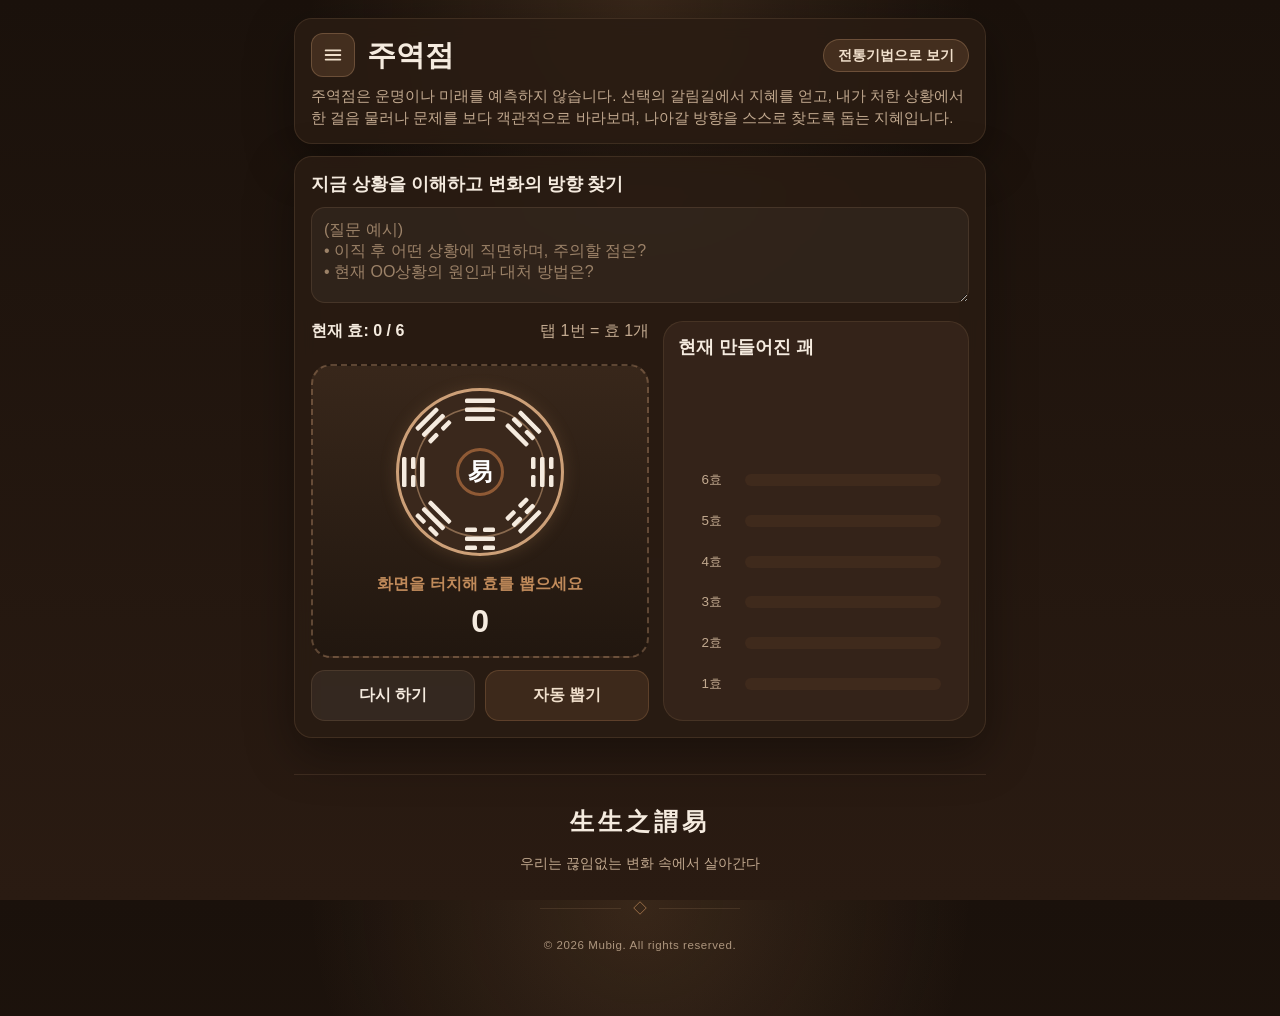
<file: index.html>
<!DOCTYPE html>
<html lang="ko" data-title-key="doc.title.index"><head>
  <meta charset="UTF-8">
  <meta name="viewport" content="width=device-width, initial-scale=1.0, viewport-fit=cover">
  <meta http-equiv="Content-Security-Policy" content="default-src 'self'; script-src 'self' https://www.googletagmanager.com; style-src 'self' 'unsafe-inline'; img-src 'self' data: https://www.googletagmanager.com https://*.google-analytics.com https://*.g.doubleclick.net; connect-src 'self' https://*.google-analytics.com https://*.analytics.google.com https://*.googletagmanager.com https://*.g.doubleclick.net; manifest-src 'self'; worker-src 'self'; object-src 'none'; base-uri 'self'; form-action 'self'">
  <meta name="referrer" content="strict-origin-when-cross-origin">
<!-- Google tag (gtag.js) -->
<script async src="https://www.googletagmanager.com/gtag/js?id=G-5CH5ZKEJT8"></script>
<script src="gtag-init.js"></script>
  <meta property="og:type" content="website">
  <meta property="og:title" content="주역점">
  <meta property="og:description" content="주역점으로 현재 상황과 변화의 방향을 살펴보세요.">
  <meta property="og:url" content="https://mubig864.github.io/story/">
  <meta property="og:image" content="https://mubig864.github.io/story/maskable-512.png">
  <meta name="twitter:card" content="summary">
  <meta name="theme-color" content="#1a110b">
  <meta name="description" content="주역점으로 현재 상황과 변화의 방향을 살펴보세요." data-i18n-content="doc.desc">
  <link rel="manifest" href="manifest.webmanifest">
  <link rel="icon" type="image/png" sizes="192x192" href="192.png">
  <link rel="apple-touch-icon" href="apple-touch-icon.png">
  <meta name="apple-mobile-web-app-capable" content="yes">
  <meta name="apple-mobile-web-app-status-bar-style" content="black-translucent">
  <script src="init.js"></script>
  <title>주역점 앱</title>
  <link rel="stylesheet" href="style.css">
</head>
<body>
  <aside id="pwaInstallBanner" aria-label="앱 설치" data-i18n-aria="pwa.aria" style="display:none; margin:12px auto; padding:12px 14px; max-width:900px; border:1px solid #8f5a35; border-radius:12px; background:#2b1d13; color:#f5ebdf;">
    <div style="display:flex; align-items:center; gap:12px; flex-wrap:wrap;">
      <div style="flex:1; min-width:180px;">
        <strong data-i18n="pwa.title">주역점 앱 설치</strong>
        <div id="pwaInstallMessage" data-i18n="pwa.msg.default" style="font-size:.9rem; margin-top:4px;">홈 화면에 추가하면 앱처럼 빠르게 열 수 있습니다.</div>
      </div>
      <button type="button" id="pwaInstallButton" data-i18n="pwa.install" style="padding:9px 13px; border:0; border-radius:8px; background:#cda078; color:#1a110b; font-weight:700;">설치하기</button>
      <button type="button" id="pwaInstallClose" aria-label="설치 안내 닫기" data-i18n-aria="pwa.closeAria" data-i18n="pwa.close" style="padding:8px 10px; border:1px solid #8f5a35; border-radius:8px; background:transparent; color:#f5ebdf;">닫기</button>
    </div>
  </aside>
  <div class="app">
    <section class="hero">
      <div class="header-top">
        <div class="header-left">
          <button type="button" class="menu-btn" id="menuBtn" aria-label="메뉴 열기" data-i18n-aria="menu.open">
            <svg viewBox="0 0 24 24" aria-hidden="true" focusable="false"><path d="M4 7h16M4 12h16M4 17h16"/></svg>
          </button>
          <h1 data-i18n="app.name">주역점</h1>
        </div>
        <a href="original.html" class="top-link" data-i18n="nav.toOriginal">전통기법으로 보기</a>
      </div>
      <p class="sub" data-i18n="app.sub">주역점은 운명이나 미래를 예측하지 않습니다. 선택의 갈림길에서 지혜를 얻고, 내가 처한 상황에서 한 걸음 물러나 문제를 보다 객관적으로 바라보며, 나아갈 방향을 스스로 찾도록 돕는 지혜입니다.</p>
    </section>

    <section class="card controls layout">
      <div>
        <h2 data-i18n="q.heading">지금 상황을 이해하고 변화의 방향 찾기</h2>
        <textarea id="question" data-i18n-placeholder="q.placeholder" placeholder="(질문 예시)&#10;• 이직 후 어떤 상황에 직면하며, 주의할 점은?&#10;• 현재 OO상황의 원인과 대처 방법은?"></textarea>
      </div>
      <div class="draw-layout">
        <div class="draw-panel">
          <div class="progress">
            <strong id="progressText">현재 효: 0 / 6</strong>
            <span class="muted" id="tapInfo">탭 1번 = 효 1개</span>
          </div>
          <div id="tapZone" class="tap-zone" role="button" tabindex="0" aria-label="효 뽑기 탭 영역" data-i18n-aria="tap.aria">
            <div class="tap-instruction">
              <svg class="bagua-graphic" viewBox="0 0 120 120" role="img" aria-label="팔괘 이미지" data-i18n-aria="bagua.aria" xmlns="http://www.w3.org/2000/svg" focusable="false">
                <circle cx="60" cy="60" r="55" fill="#3a281c" stroke="#cda078" stroke-width="2"></circle>
                <circle cx="60" cy="60" r="43" fill="none" stroke="#cda078" stroke-opacity=".55" stroke-width="1"></circle>
                <g fill="#f5ebdf">
                  <g transform="translate(60 17)"><rect x="-10" y="-6" width="20" height="3" rx="1"></rect><rect x="-10" y="0" width="20" height="3" rx="1"></rect><rect x="-10" y="6" width="20" height="3" rx="1"></rect></g>
                  <g transform="translate(90 30) rotate(45)"><rect x="-10" y="-6" width="20" height="3" rx="1"></rect><rect x="-10" y="0" width="8" height="3" rx="1"></rect><rect x="2" y="0" width="8" height="3" rx="1"></rect><rect x="-10" y="6" width="20" height="3" rx="1"></rect></g>
                  <g transform="translate(103 60) rotate(90)"><rect x="-10" y="-6" width="8" height="3" rx="1"></rect><rect x="2" y="-6" width="8" height="3" rx="1"></rect><rect x="-10" y="0" width="20" height="3" rx="1"></rect><rect x="-10" y="6" width="8" height="3" rx="1"></rect><rect x="2" y="6" width="8" height="3" rx="1"></rect></g>
                  <g transform="translate(90 90) rotate(135)"><rect x="-10" y="-6" width="20" height="3" rx="1"></rect><rect x="-10" y="0" width="8" height="3" rx="1"></rect><rect x="2" y="0" width="8" height="3" rx="1"></rect><rect x="-10" y="6" width="8" height="3" rx="1"></rect><rect x="2" y="6" width="8" height="3" rx="1"></rect></g>
                  <g transform="translate(60 103)"><rect x="-10" y="-6" width="8" height="3" rx="1"></rect><rect x="2" y="-6" width="8" height="3" rx="1"></rect><rect x="-10" y="0" width="20" height="3" rx="1"></rect><rect x="-10" y="6" width="8" height="3" rx="1"></rect><rect x="2" y="6" width="8" height="3" rx="1"></rect></g>
                  <g transform="translate(30 90) rotate(45)"><rect x="-10" y="-6" width="20" height="3" rx="1"></rect><rect x="-10" y="0" width="20" height="3" rx="1"></rect><rect x="-10" y="6" width="8" height="3" rx="1"></rect><rect x="2" y="6" width="8" height="3" rx="1"></rect></g>
                  <g transform="translate(17 60) rotate(90)"><rect x="-10" y="-6" width="20" height="3" rx="1"></rect><rect x="-10" y="0" width="8" height="3" rx="1"></rect><rect x="2" y="0" width="8" height="3" rx="1"></rect><rect x="-10" y="6" width="20" height="3" rx="1"></rect></g>
                  <g transform="translate(30 30) rotate(135)"><rect x="-10" y="-6" width="8" height="3" rx="1"></rect><rect x="2" y="-6" width="8" height="3" rx="1"></rect><rect x="-10" y="0" width="20" height="3" rx="1"></rect><rect x="-10" y="6" width="20" height="3" rx="1"></rect></g>
                </g>
                <circle cx="60" cy="60" r="15" fill="#3a281c" stroke="#8f5a35" stroke-width="2"></circle>
                <text x="60" y="65" text-anchor="middle" fill="#ffffff" font-family="serif" font-size="16" font-weight="700">易</text>
              </svg>
              <div data-i18n="tap.hint">화면을 터치해 효를 뽑으세요</div>
              <div class="tap-count" id="tapCount">0</div>
            </div>
          </div>
          <div id="livePreview" class="section-block" style="display:none;">
            <h3 data-i18n="live.heading">내가 뽑은 효</h3>
            <div id="liveLinePreview" class="iching-line" style="min-height:28px;"></div>
            <p id="liveLineText" class="sub" style="margin-top:8px;"></p>
          </div>
          <div class="btn-row">
            <button class="ghost" id="resetBtn" data-i18n="btn.reset">다시 하기</button>
            <button class="secondary" id="autoBtn" data-i18n="btn.auto">자동 뽑기</button>
          </div>
        </div>

        <div class="stack-panel">
          <h2 data-i18n="stack.heading">현재 만들어진 괘</h2>
          <div id="hexagramStack" class="hexagram-stack"></div>
        </div>
      </div>
    </section>

    <section class="card hidden" id="resultCard" style="margin-top:14px;">
      <div class="result-title">
        <p class="saved-banner hidden" id="savedBanner"></p>
        <span class="badge" id="resultBadge"></span>
        <h2 id="hexagramName"></h2>
        <p class="trigram-note" id="trigramNote"></p>
        <p class="keyword" id="hexagramKeyword"></p>
        <p class="sub" id="resultIntro"></p>
      </div>

      <p class="term-note" data-i18n-html="result.termNote">
        <b>본괘</b>는 지금의 모습, <b>지괘</b>는 변화 후의 모습입니다.
        <b>바뀌는 효</b>는 붉게 표시된 자리이며, 아래에서부터 1효·2효…로 셉니다.
      </p>
      <div class="hex-compare" id="hexCompare"></div>

      <p class="lang-note hidden" id="langNote" data-i18n="result.langNote"></p>
      <div class="result-stack">
        <div class="section-block">
          <h3 data-i18n="result.core">핵심 해석</h3>
          <p id="coreReading"></p>
        </div>
        <div class="section-block">
          <h3 data-i18n="result.example">이런 경우라면</h3>
          <p id="exampleQuestion" class="question-echo"></p>
          <p id="exampleText"></p>
        </div>
        <div class="section-block">
          <h3 data-i18n="result.situation">지금 상황에서의 의미</h3>
          <p id="situationMeaning"></p>
        </div>
        <div class="section-block">
          <h3 data-i18n="result.change">변화의 방향</h3>
          <div id="changeText" class="change-text"></div>
        </div>
        <div class="section-block">
          <h3 data-i18n="result.todo">지금 해볼 일</h3>
          <ul id="actionList"></ul>
          <details class="more">
            <summary data-i18n="result.moreTips">생활 속 적용 팁 더 보기</summary>
            <ul id="practicalList"></ul>
          </details>
        </div>
      </div>
      <div class="result-actions">
        <button type="button" class="secondary" id="saveBtn" data-i18n="result.save">보관함에 저장</button>
      </div>
      <p class="disclaimer" data-i18n="result.disclaimer">이 풀이는 미래를 맞히는 예언이 아니라, 지금의 상황과 마음가짐을 정리해 보는 참고 자료입니다. 중요한 결정은 사실과 조언을 함께 확인하세요.</p>
    </section>

<footer class="author-footer">
  <p class="footer-motto">生生之謂易</p>

  <p class="footer-description" data-i18n="footer.desc">
    우리는 끊임없는 변화 속에서 살아간다
  </p>

  <div class="footer-divider" aria-hidden="true">
    <span>◇</span>
  </div>

  <p class="footer-copyright">
    © 2026 Mubig. All rights reserved.
  </p>
</footer>

  </div>

  <script src="hexagrams.js"></script>
  <script src="hexagrams_en.js"></script>
  <script src="i18n.js"></script>
  <script src="store.js"></script>
  <script src="core.js"></script>
  <script src="menu.js"></script>
  <script src="index.js"></script>
  <script src="pwa-install.js"></script>
</body></html>
</file>
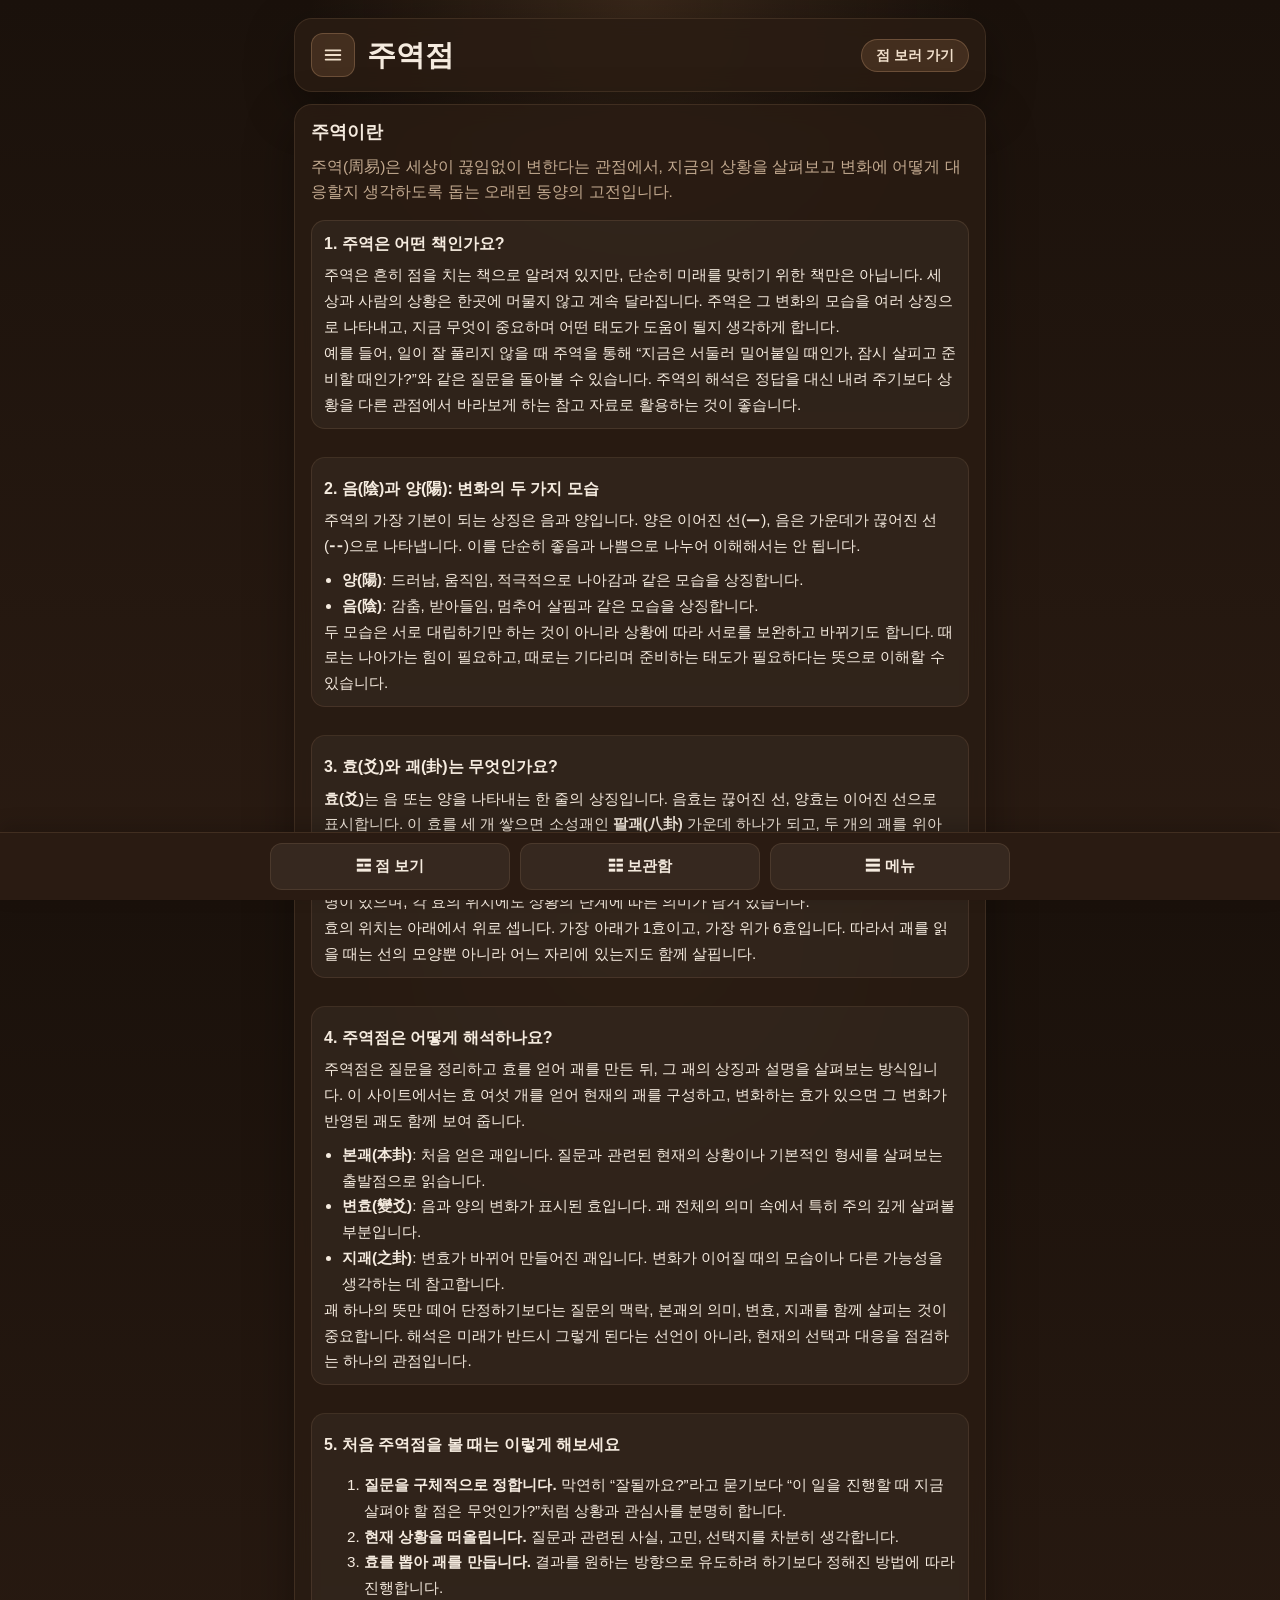
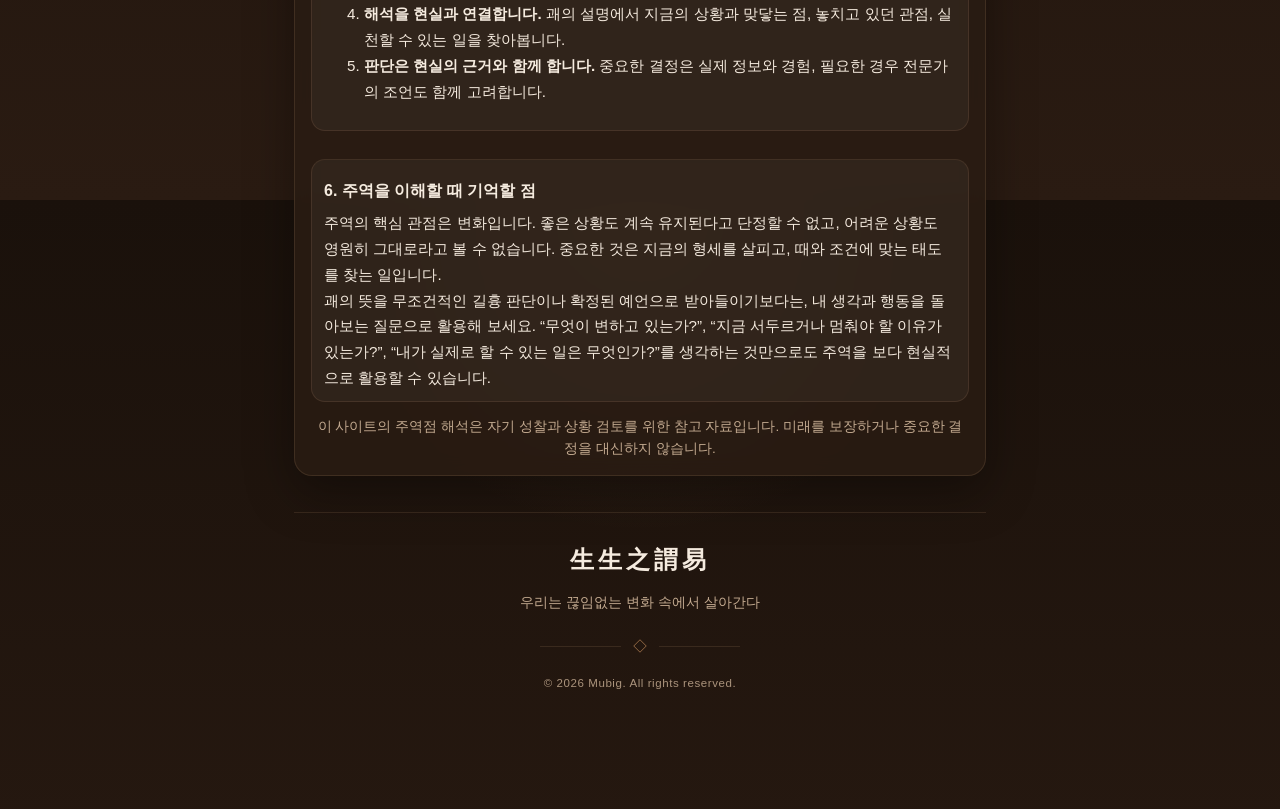
<file: about.html>
<!DOCTYPE html>
<html lang="ko" data-title-key="doc.title.about">
<head>
  <meta charset="UTF-8">
  <meta name="viewport" content="width=device-width, initial-scale=1.0, viewport-fit=cover">
  <meta http-equiv="Content-Security-Policy" content="default-src 'self'; script-src 'self' https://www.googletagmanager.com; style-src 'self' 'unsafe-inline'; img-src 'self' data: https://www.googletagmanager.com https://*.google-analytics.com https://*.g.doubleclick.net; connect-src 'self' https://*.google-analytics.com https://*.analytics.google.com https://*.googletagmanager.com https://*.g.doubleclick.net; manifest-src 'self'; worker-src 'self'; object-src 'none'; base-uri 'self'; form-action 'self'">
  <meta name="referrer" content="strict-origin-when-cross-origin">
<!-- Google tag (gtag.js) -->
<script async src="https://www.googletagmanager.com/gtag/js?id=G-5CH5ZKEJT8"></script>
<script src="gtag-init.js"></script>
  <meta name="theme-color" content="#1a110b">
  <meta name="description" content="주역의 기본 개념과 64괘의 구조를 소개합니다.">
  <link rel="icon" type="image/png" sizes="192x192" href="192.png">
  <link rel="apple-touch-icon" href="apple-touch-icon.png">
  <link rel="manifest" href="manifest.webmanifest">
  <script src="init.js"></script>
  <title>주역이란 - 주역점</title>
  <link rel="stylesheet" href="style.css">
  <style>
    /* 번호별 본문 영역 사이에 여백을 주어 구분과 가독성을 높입니다. */
    #pageContent .section-block + .section-block {
      margin-top: 1.75rem;
      padding-top: 1.25rem;
      border-top: 1px solid rgba(139, 112, 77, 0.18);
    }
  </style>
</head>
<body>
  <div class="app">
    <section class="hero">
      <div class="header-top">
        <div class="header-left">
          <button type="button" class="menu-btn" id="menuBtn" aria-label="메뉴 열기" data-i18n-aria="menu.open">
            <svg viewBox="0 0 24 24" aria-hidden="true" focusable="false"><path d="M4 7h16M4 12h16M4 17h16"/></svg>
          </button>
          <h1 data-i18n="app.name">주역점</h1>
        </div>
        <a href="index.html" class="top-link" data-i18n="nav.toDraw">점 보러 가기</a>
      </div>
    </section>

    <section class="card" id="pageContent">
      <h2 data-i18n="page.about.title">주역이란</h2>
      <p class="sub" data-i18n-html="about.01">주역(周易)은 세상이 끊임없이 변한다는 관점에서, 지금의 상황을 살펴보고 변화에 어떻게 대응할지 생각하도록 돕는 오래된 동양의 고전입니다.</p>

      <div class="section-block">
        <h3 data-i18n-html="about.02">1. 주역은 어떤 책인가요?</h3>
        <p data-i18n-html="about.03">주역은 흔히 점을 치는 책으로 알려져 있지만, 단순히 미래를 맞히기 위한 책만은 아닙니다. 세상과 사람의 상황은 한곳에 머물지 않고 계속 달라집니다. 주역은 그 변화의 모습을 여러 상징으로 나타내고, 지금 무엇이 중요하며 어떤 태도가 도움이 될지 생각하게 합니다.</p>
        <p data-i18n-html="about.04">예를 들어, 일이 잘 풀리지 않을 때 주역을 통해 “지금은 서둘러 밀어붙일 때인가, 잠시 살피고 준비할 때인가?”와 같은 질문을 돌아볼 수 있습니다. 주역의 해석은 정답을 대신 내려 주기보다 상황을 다른 관점에서 바라보게 하는 참고 자료로 활용하는 것이 좋습니다.</p>
      </div>

      <div class="section-block">
        <h3 data-i18n-html="about.05">2. 음(陰)과 양(陽): 변화의 두 가지 모습</h3>
        <p data-i18n-html="about.06">주역의 가장 기본이 되는 상징은 음과 양입니다. 양은 이어진 선(⚊), 음은 가운데가 끊어진 선(⚋)으로 나타냅니다. 이를 단순히 좋음과 나쁨으로 나누어 이해해서는 안 됩니다.</p>
        <ul>
          <li data-i18n-html="about.07"><strong>양(陽)</strong>: 드러남, 움직임, 적극적으로 나아감과 같은 모습을 상징합니다.</li>
          <li data-i18n-html="about.08"><strong>음(陰)</strong>: 감춤, 받아들임, 멈추어 살핌과 같은 모습을 상징합니다.</li>
        </ul>
        <p data-i18n-html="about.09">두 모습은 서로 대립하기만 하는 것이 아니라 상황에 따라 서로를 보완하고 바뀌기도 합니다. 때로는 나아가는 힘이 필요하고, 때로는 기다리며 준비하는 태도가 필요하다는 뜻으로 이해할 수 있습니다.</p>
      </div>

      <div class="section-block">
        <h3 data-i18n-html="about.10">3. 효(爻)와 괘(卦)는 무엇인가요?</h3>
        <p data-i18n-html="about.11"><strong>효(爻)</strong>는 음 또는 양을 나타내는 한 줄의 상징입니다. 음효는 끊어진 선, 양효는 이어진 선으로 표시합니다. 이 효를 세 개 쌓으면 소성괘인 <strong>팔괘(八卦)</strong> 가운데 하나가 되고, 두 개의 괘를 위아래로 겹쳐 여섯 효를 만들면 <strong>육십사괘(六十四卦)</strong> 가운데 하나가 됩니다.</p>
        <p data-i18n-html="about.12">육십사괘는 서로 다른 상황과 변화의 모습을 나타내는 64개의 상징입니다. 각 괘에는 이름과 설명이 있으며, 각 효의 위치에도 상황의 단계에 따른 의미가 담겨 있습니다.</p>
        <p data-i18n-html="about.13">효의 위치는 아래에서 위로 셉니다. 가장 아래가 1효이고, 가장 위가 6효입니다. 따라서 괘를 읽을 때는 선의 모양뿐 아니라 어느 자리에 있는지도 함께 살핍니다.</p>
      </div>

      <div class="section-block">
        <h3 data-i18n-html="about.14">4. 주역점은 어떻게 해석하나요?</h3>
        <p data-i18n-html="about.15">주역점은 질문을 정리하고 효를 얻어 괘를 만든 뒤, 그 괘의 상징과 설명을 살펴보는 방식입니다. 이 사이트에서는 효 여섯 개를 얻어 현재의 괘를 구성하고, 변화하는 효가 있으면 그 변화가 반영된 괘도 함께 보여 줍니다.</p>
        <ul>
          <li data-i18n-html="about.16"><strong>본괘(本卦)</strong>: 처음 얻은 괘입니다. 질문과 관련된 현재의 상황이나 기본적인 형세를 살펴보는 출발점으로 읽습니다.</li>
          <li data-i18n-html="about.17"><strong>변효(變爻)</strong>: 음과 양의 변화가 표시된 효입니다. 괘 전체의 의미 속에서 특히 주의 깊게 살펴볼 부분입니다.</li>
          <li data-i18n-html="about.18"><strong>지괘(之卦)</strong>: 변효가 바뀌어 만들어진 괘입니다. 변화가 이어질 때의 모습이나 다른 가능성을 생각하는 데 참고합니다.</li>
        </ul>
        <p data-i18n-html="about.19">괘 하나의 뜻만 떼어 단정하기보다는 질문의 맥락, 본괘의 의미, 변효, 지괘를 함께 살피는 것이 중요합니다. 해석은 미래가 반드시 그렇게 된다는 선언이 아니라, 현재의 선택과 대응을 점검하는 하나의 관점입니다.</p>
      </div>

      <div class="section-block">
        <h3 data-i18n-html="about.20">5. 처음 주역점을 볼 때는 이렇게 해보세요</h3>
        <ol>
          <li data-i18n-html="about.21"><strong>질문을 구체적으로 정합니다.</strong> 막연히 “잘될까요?”라고 묻기보다 “이 일을 진행할 때 지금 살펴야 할 점은 무엇인가?”처럼 상황과 관심사를 분명히 합니다.</li>
          <li data-i18n-html="about.22"><strong>현재 상황을 떠올립니다.</strong> 질문과 관련된 사실, 고민, 선택지를 차분히 생각합니다.</li>
          <li data-i18n-html="about.23"><strong>효를 뽑아 괘를 만듭니다.</strong> 결과를 원하는 방향으로 유도하려 하기보다 정해진 방법에 따라 진행합니다.</li>
          <li data-i18n-html="about.24"><strong>해석을 현실과 연결합니다.</strong> 괘의 설명에서 지금의 상황과 맞닿는 점, 놓치고 있던 관점, 실천할 수 있는 일을 찾아봅니다.</li>
          <li data-i18n-html="about.25"><strong>판단은 현실의 근거와 함께 합니다.</strong> 중요한 결정은 실제 정보와 경험, 필요한 경우 전문가의 조언도 함께 고려합니다.</li>
        </ol>
      </div>

      <div class="section-block">
        <h3 data-i18n-html="about.26">6. 주역을 이해할 때 기억할 점</h3>
        <p data-i18n-html="about.27">주역의 핵심 관점은 변화입니다. 좋은 상황도 계속 유지된다고 단정할 수 없고, 어려운 상황도 영원히 그대로라고 볼 수 없습니다. 중요한 것은 지금의 형세를 살피고, 때와 조건에 맞는 태도를 찾는 일입니다.</p>
        <p data-i18n-html="about.28">괘의 뜻을 무조건적인 길흉 판단이나 확정된 예언으로 받아들이기보다는, 내 생각과 행동을 돌아보는 질문으로 활용해 보세요. “무엇이 변하고 있는가?”, “지금 서두르거나 멈춰야 할 이유가 있는가?”, “내가 실제로 할 수 있는 일은 무엇인가?”를 생각하는 것만으로도 주역을 보다 현실적으로 활용할 수 있습니다.</p>
      </div>

      <p class="disclaimer" data-i18n-html="about.29">이 사이트의 주역점 해석은 자기 성찰과 상황 검토를 위한 참고 자료입니다. 미래를 보장하거나 중요한 결정을 대신하지 않습니다.</p>
    </section>

    <footer class="author-footer">
  <p class="footer-motto">生生之謂易</p>

  <p class="footer-description" data-i18n="footer.desc">
    우리는 끊임없는 변화 속에서 살아간다
  </p>

  <div class="footer-divider" aria-hidden="true">
    <span>◇</span>
  </div>

  <p class="footer-copyright">
    © 2026 Mubig. All rights reserved.
  </p>
</footer>
  </div>

  <script src="hexagrams.js"></script>
  <script src="hexagrams_en.js"></script>
  <script src="i18n.js"></script>
  <script src="store.js"></script>
  <script src="core.js"></script>
  <script src="menu.js"></script>
</body>
</html>
</file>
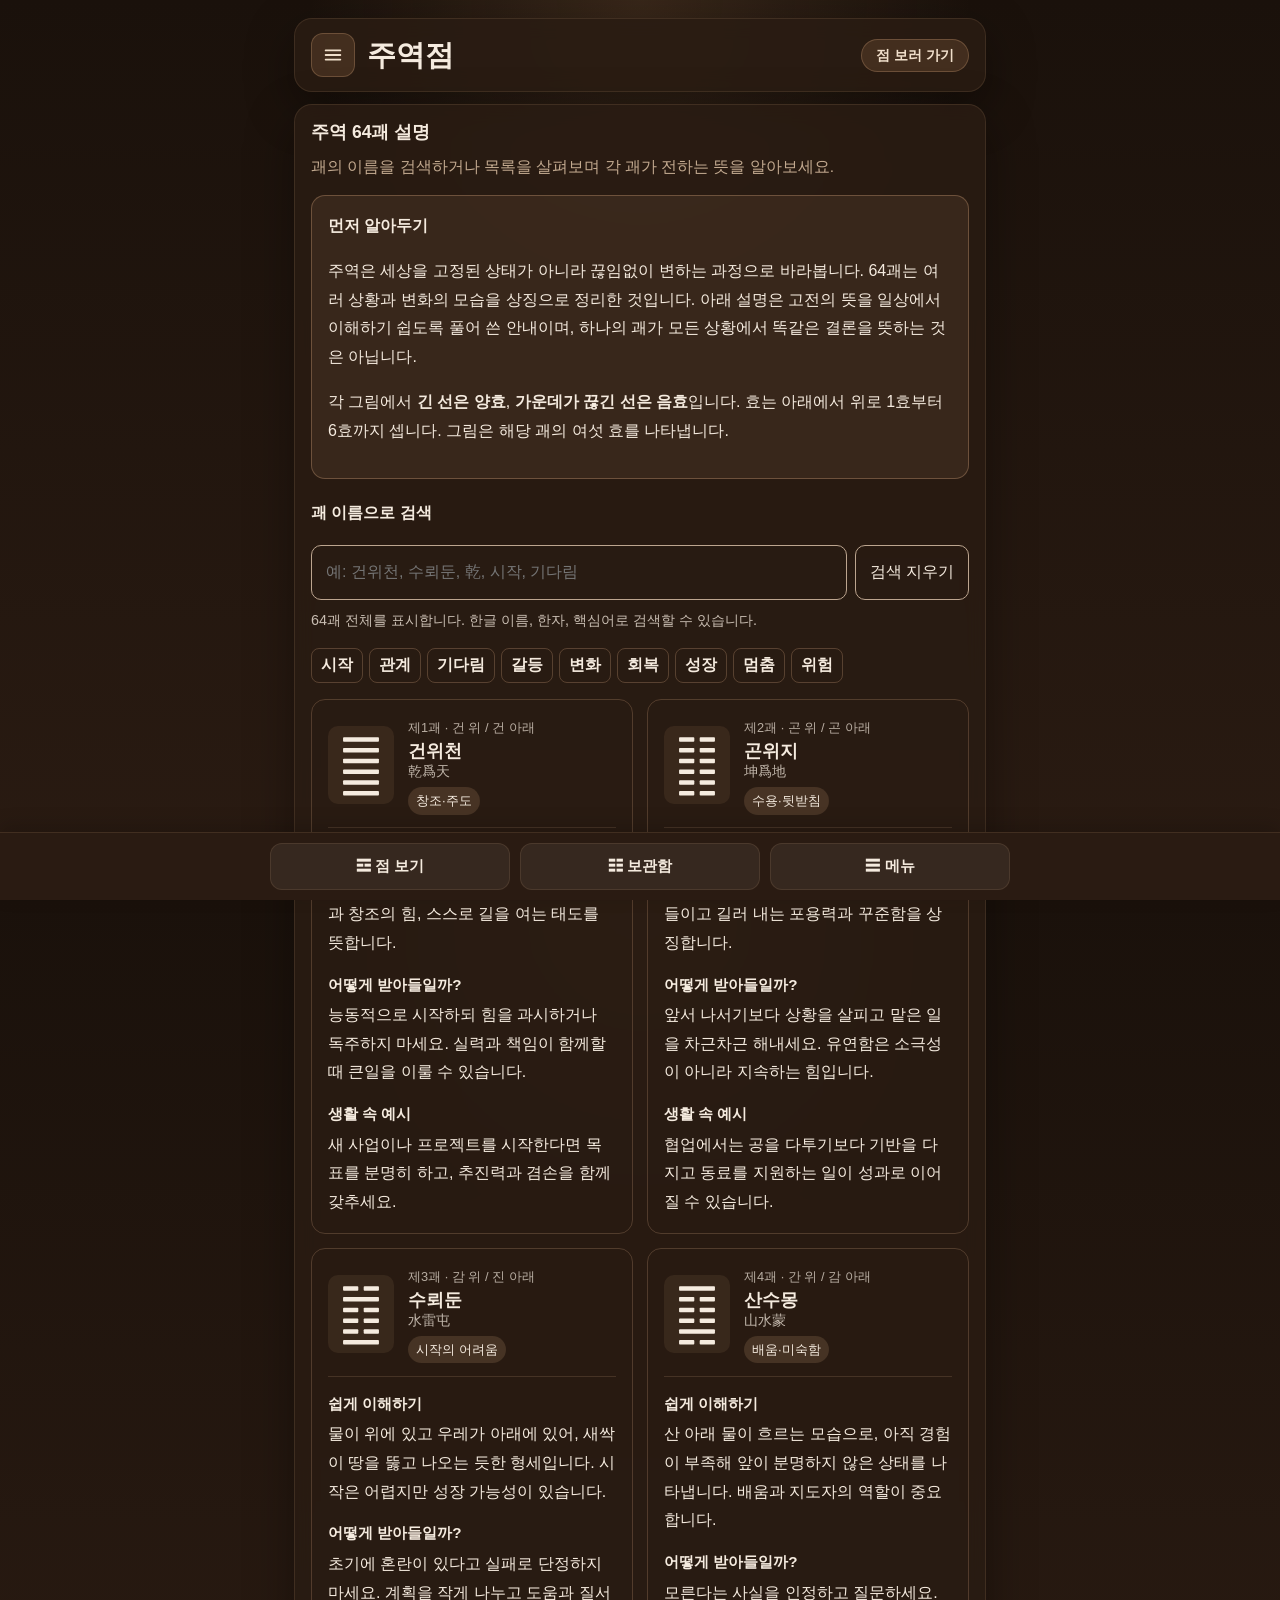
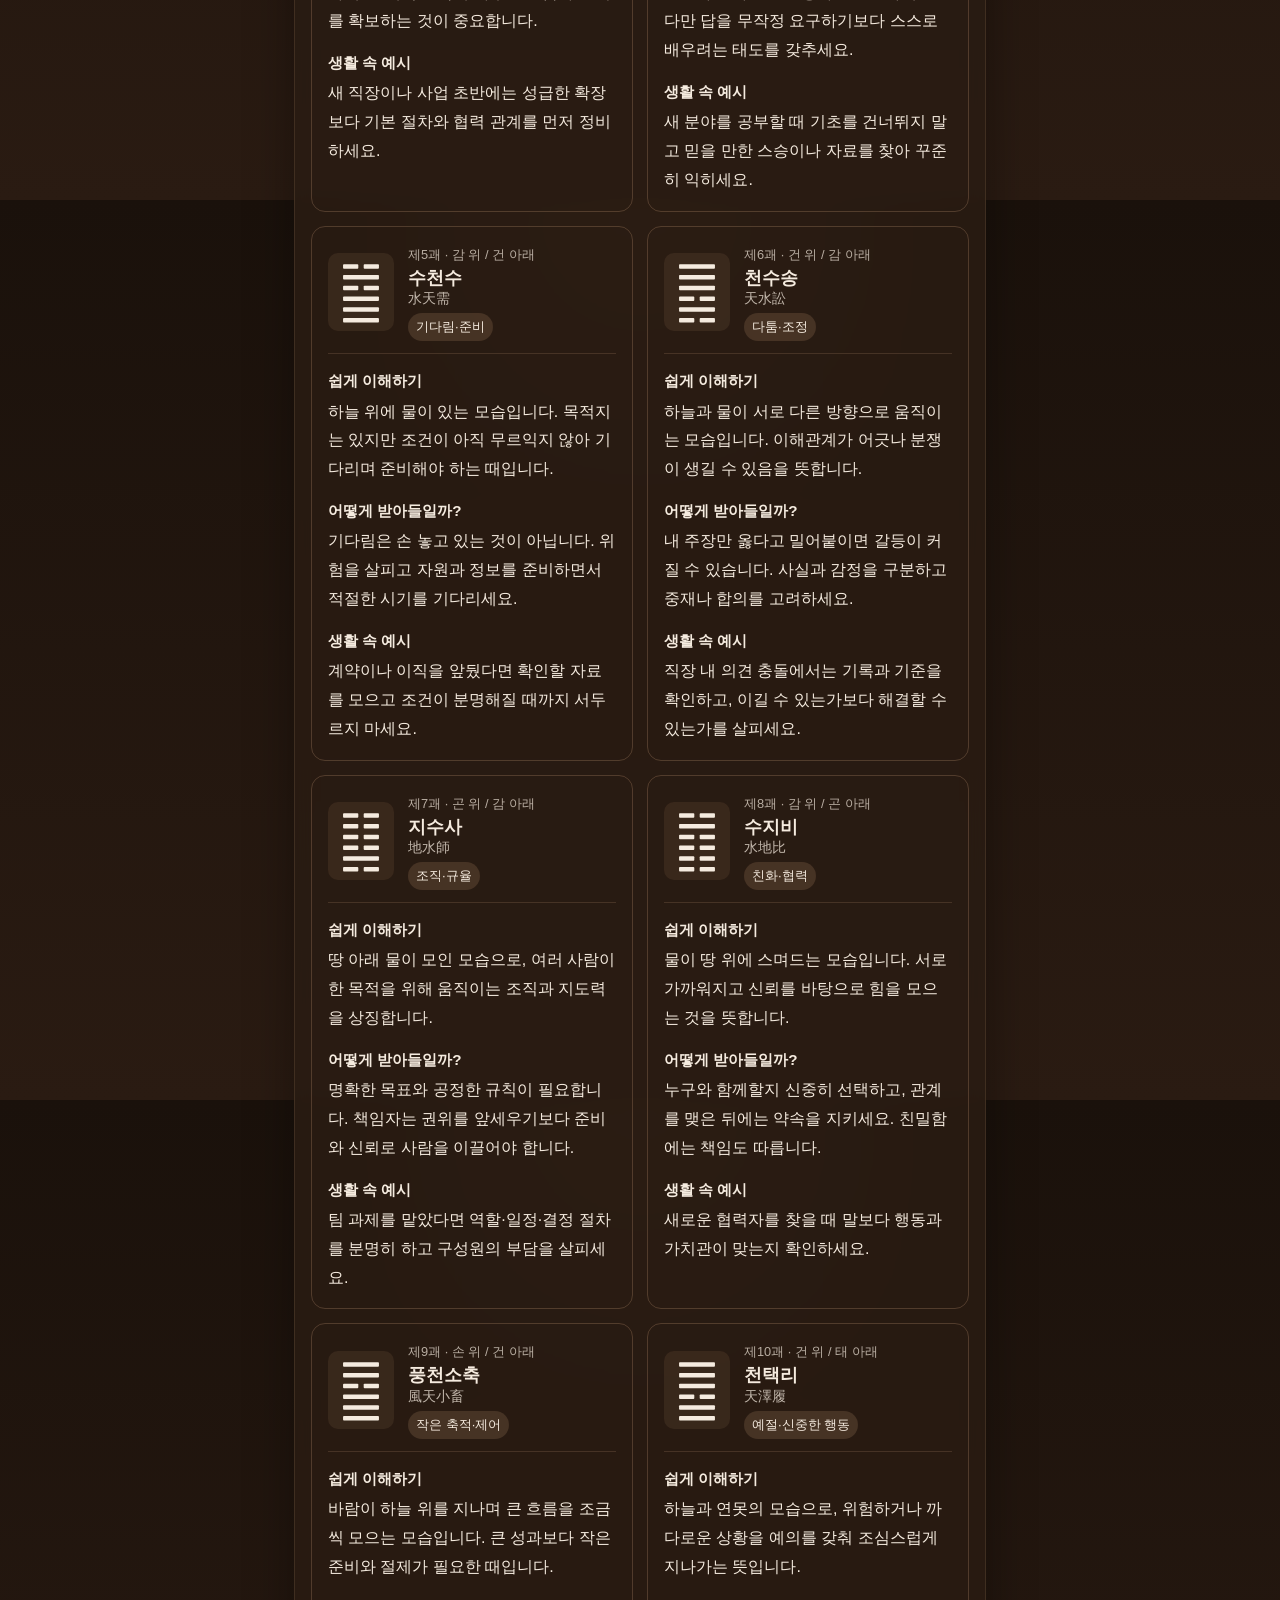
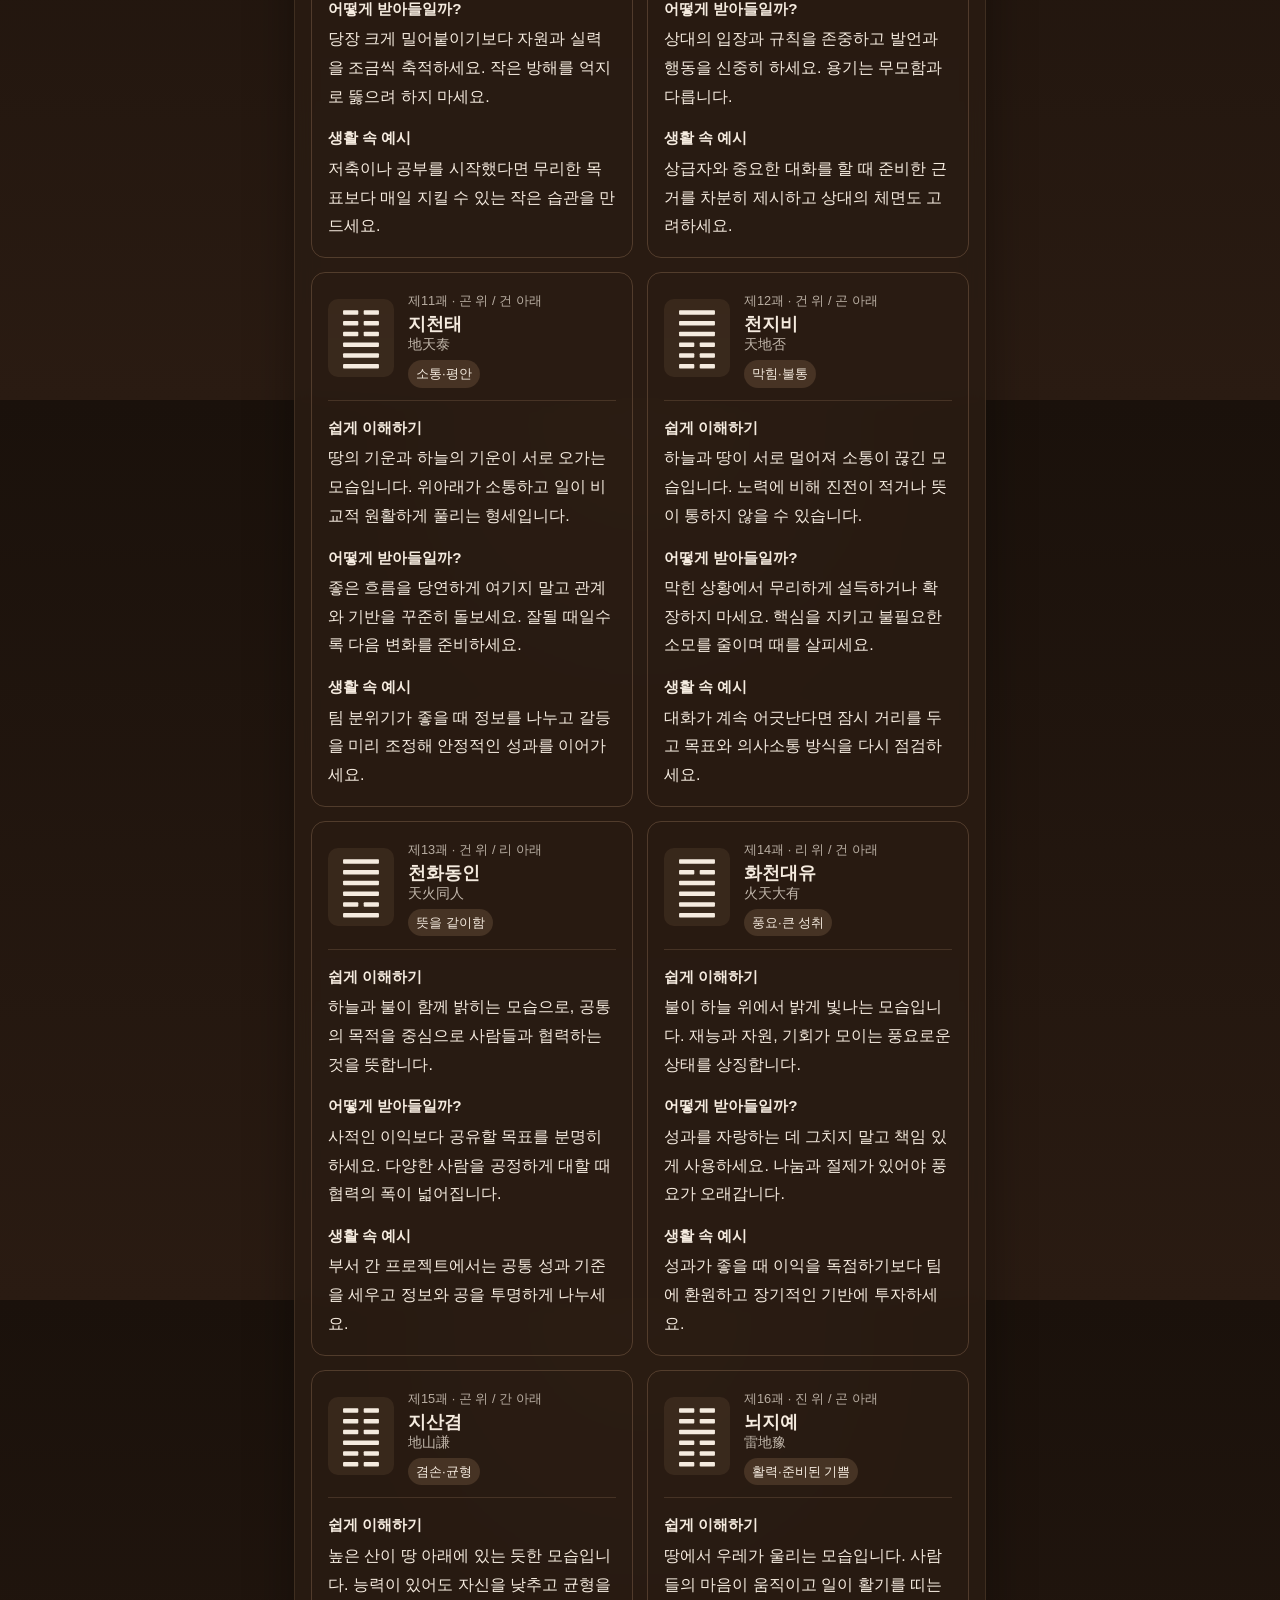
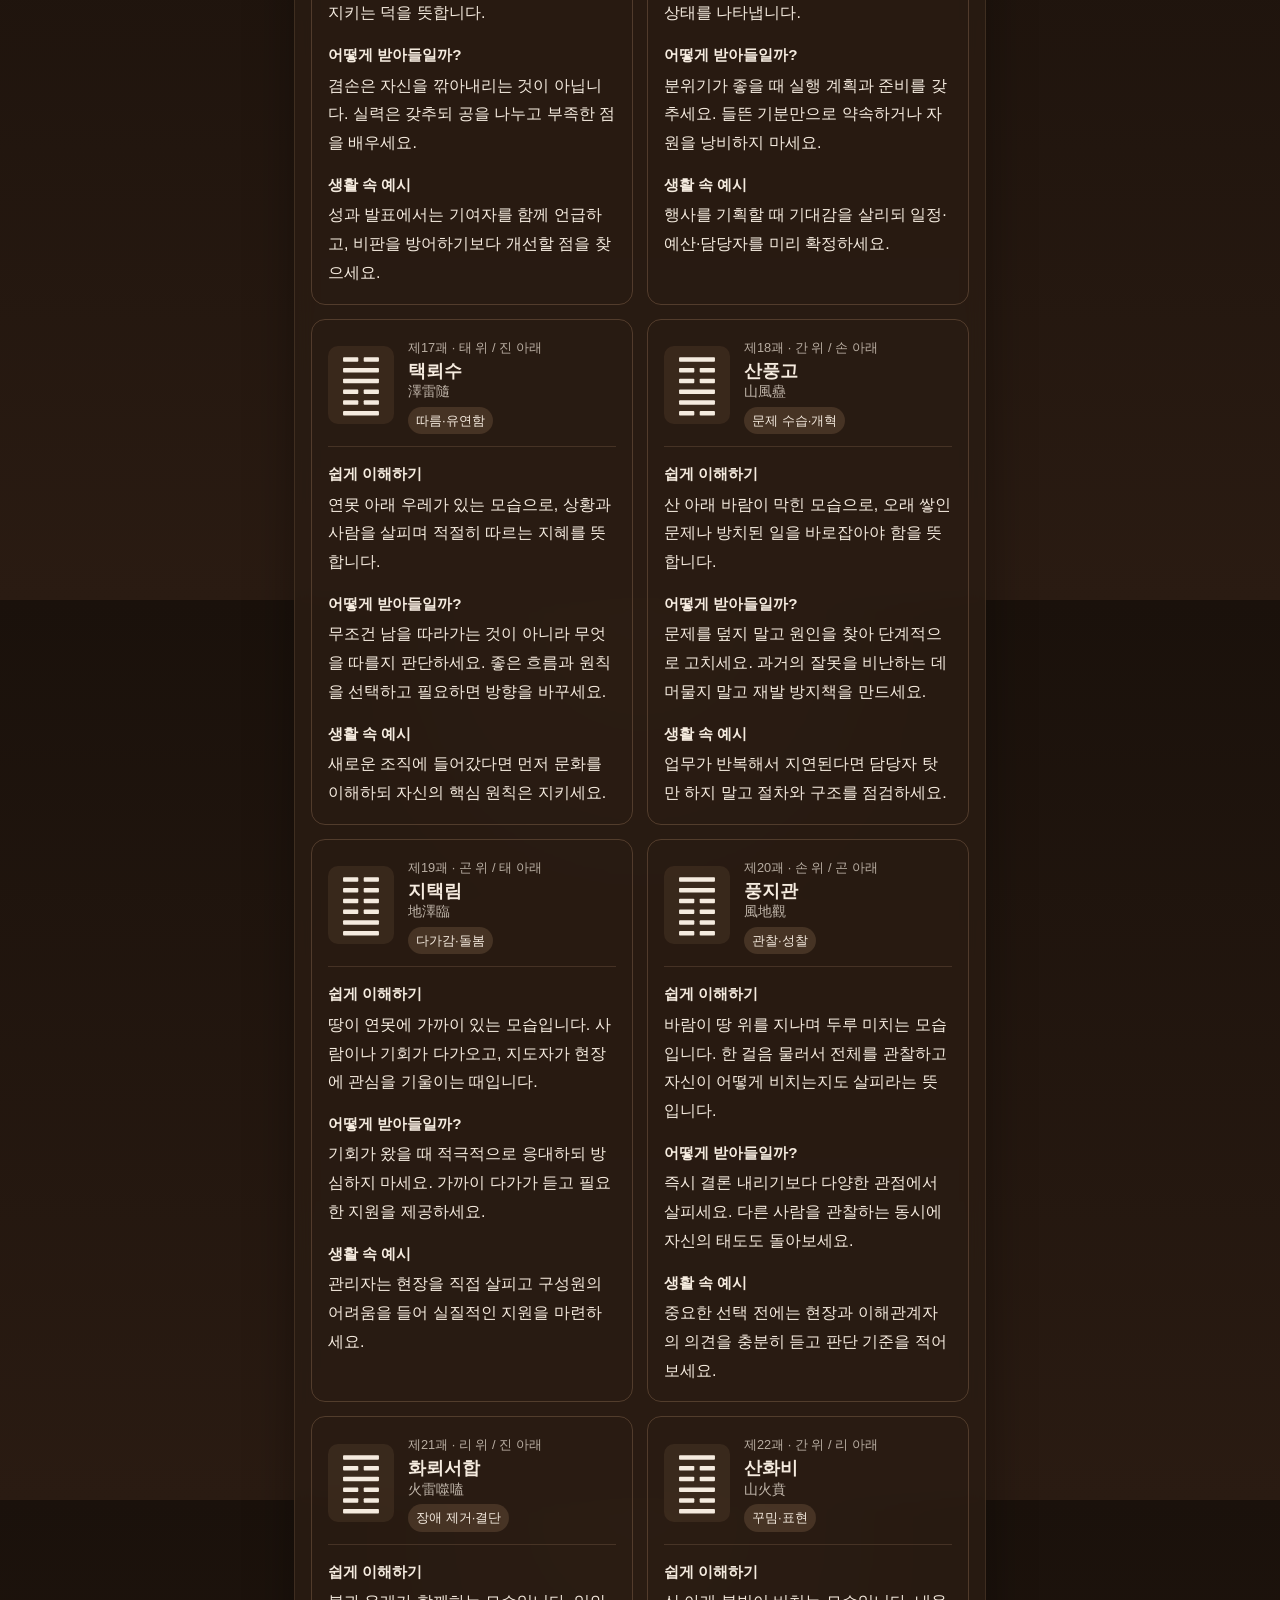
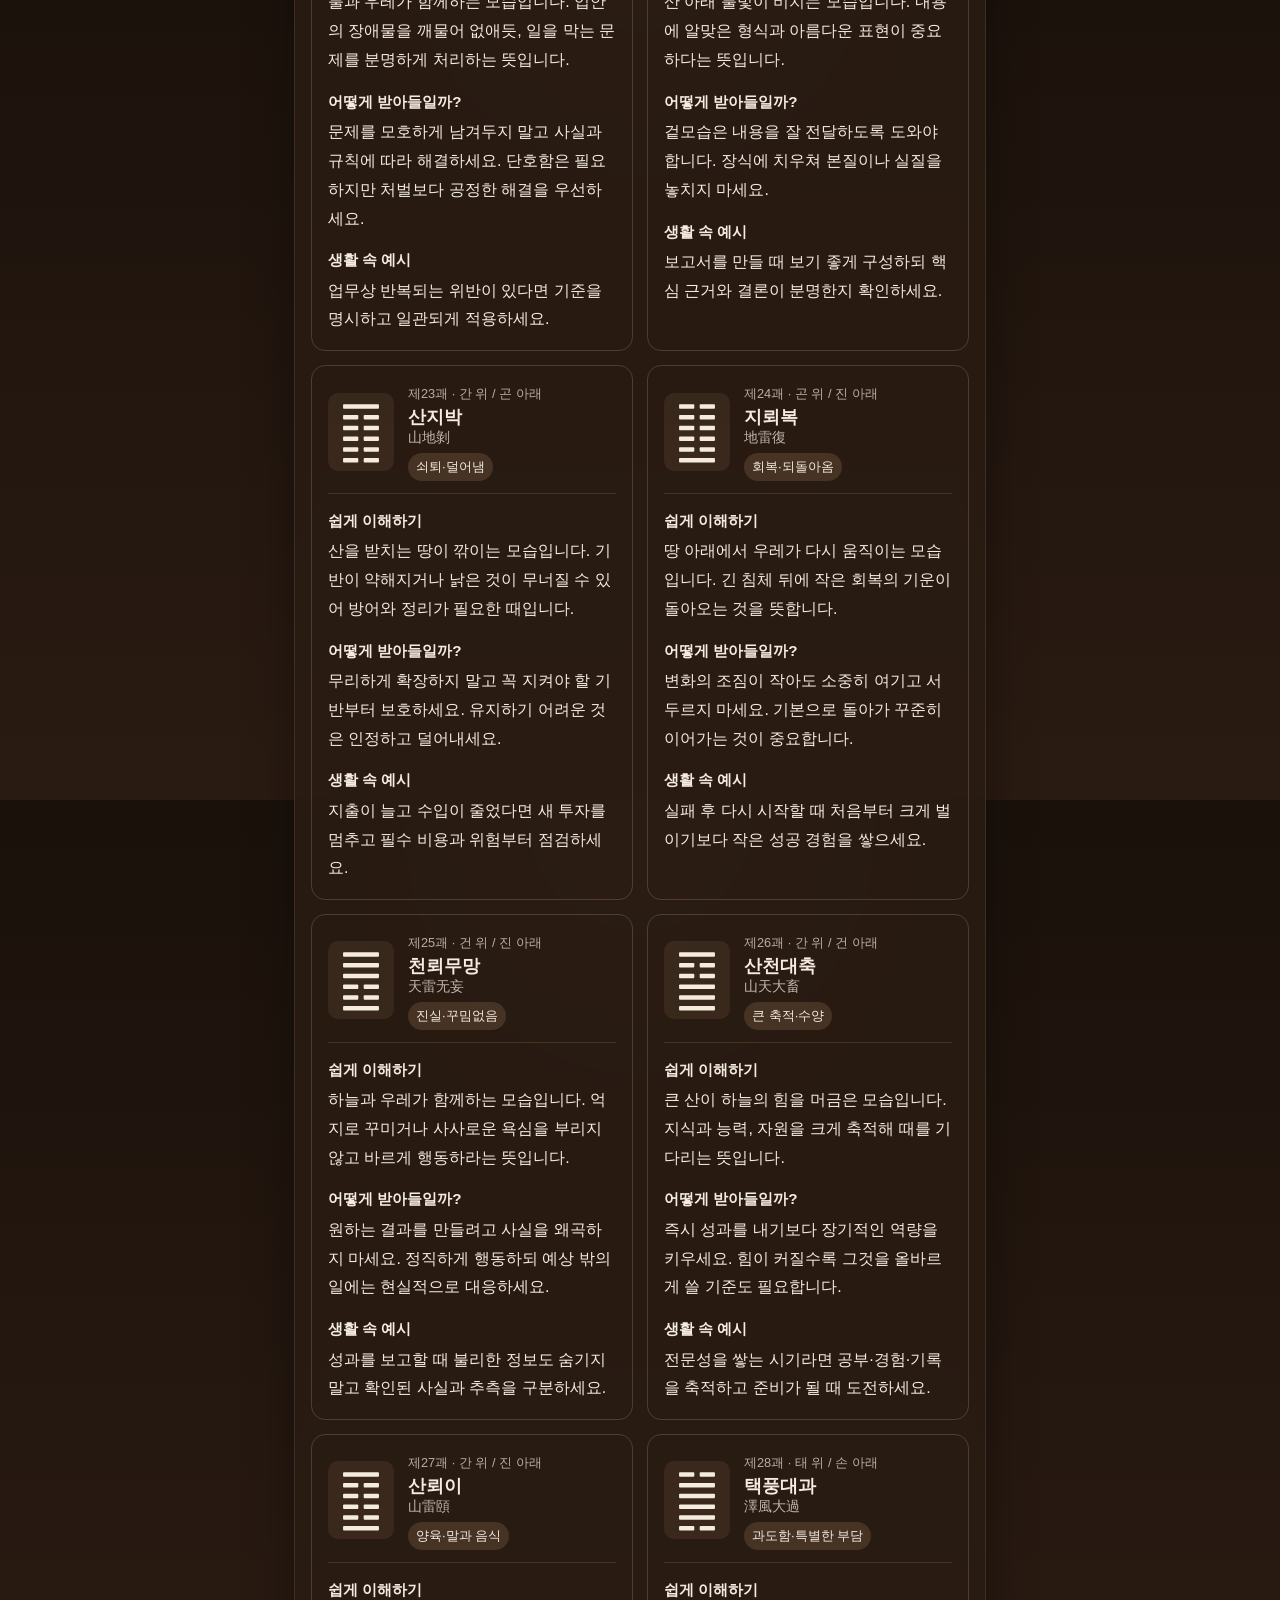
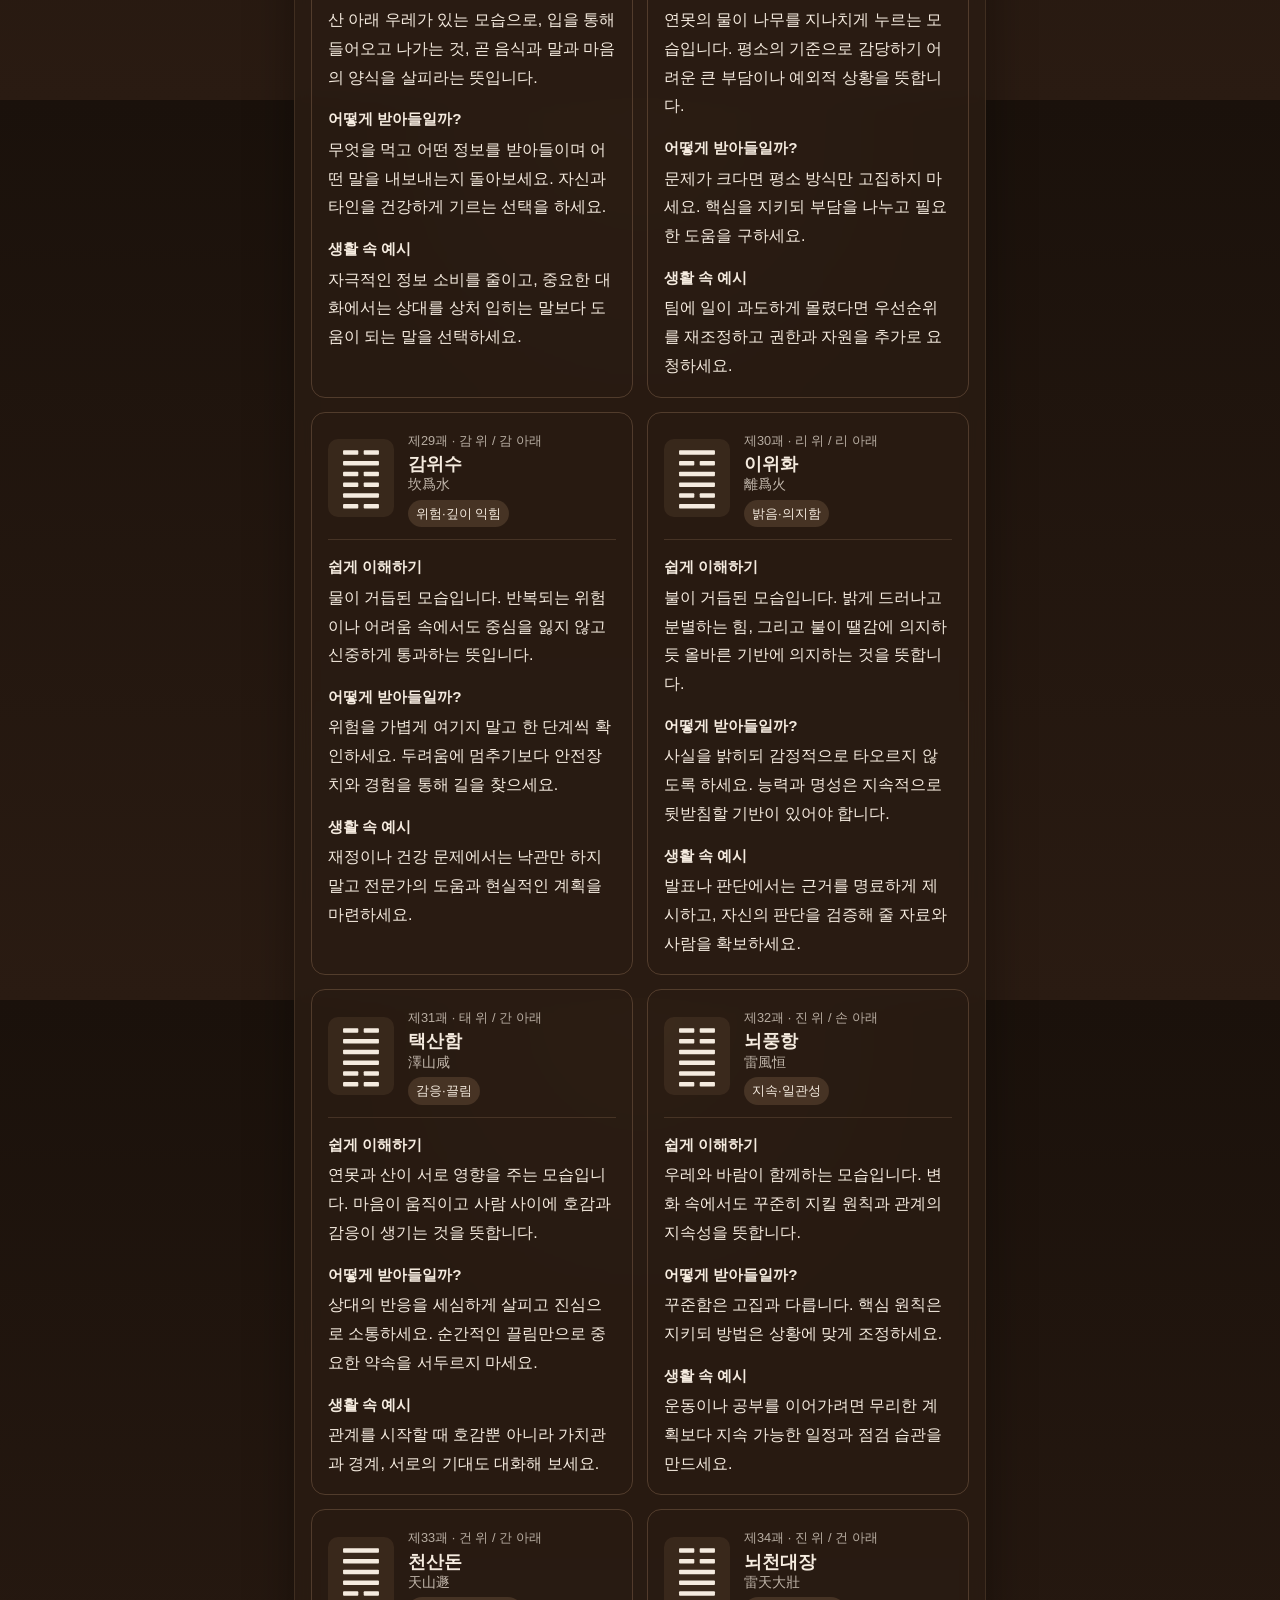
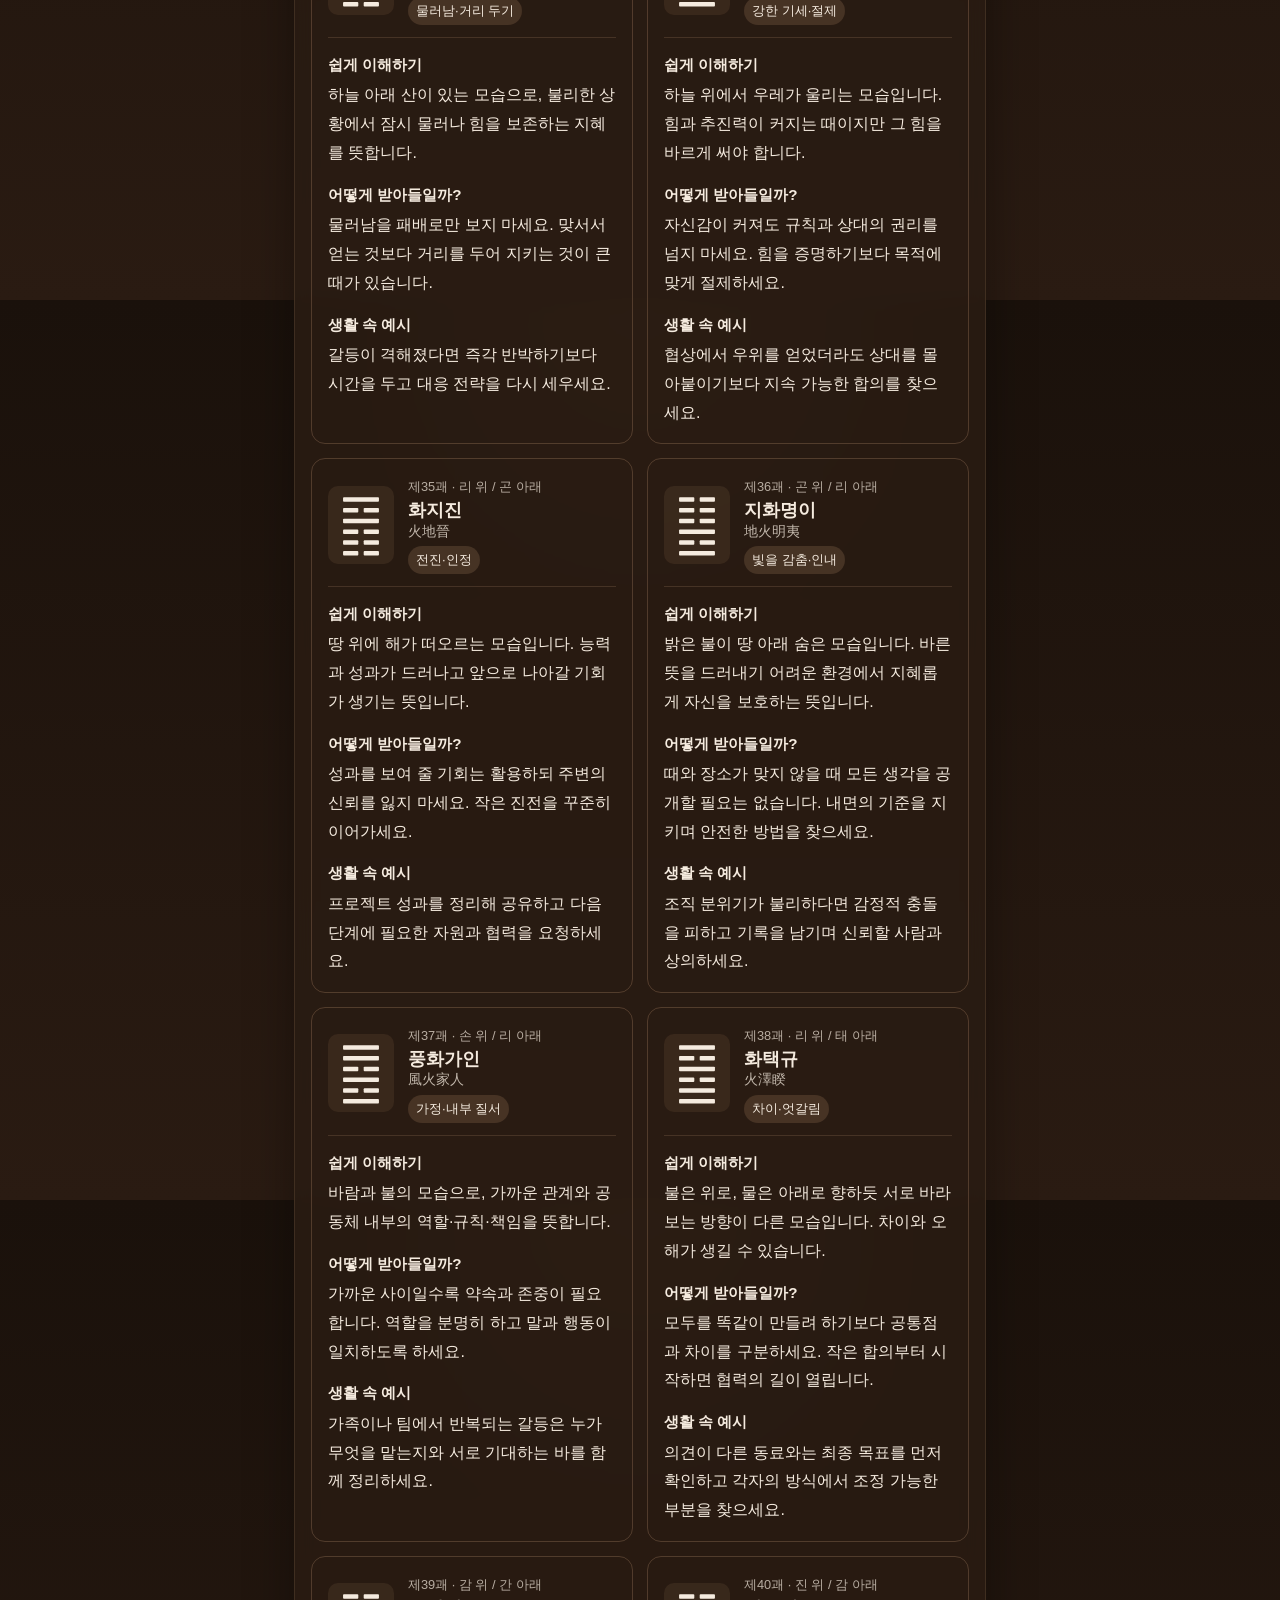
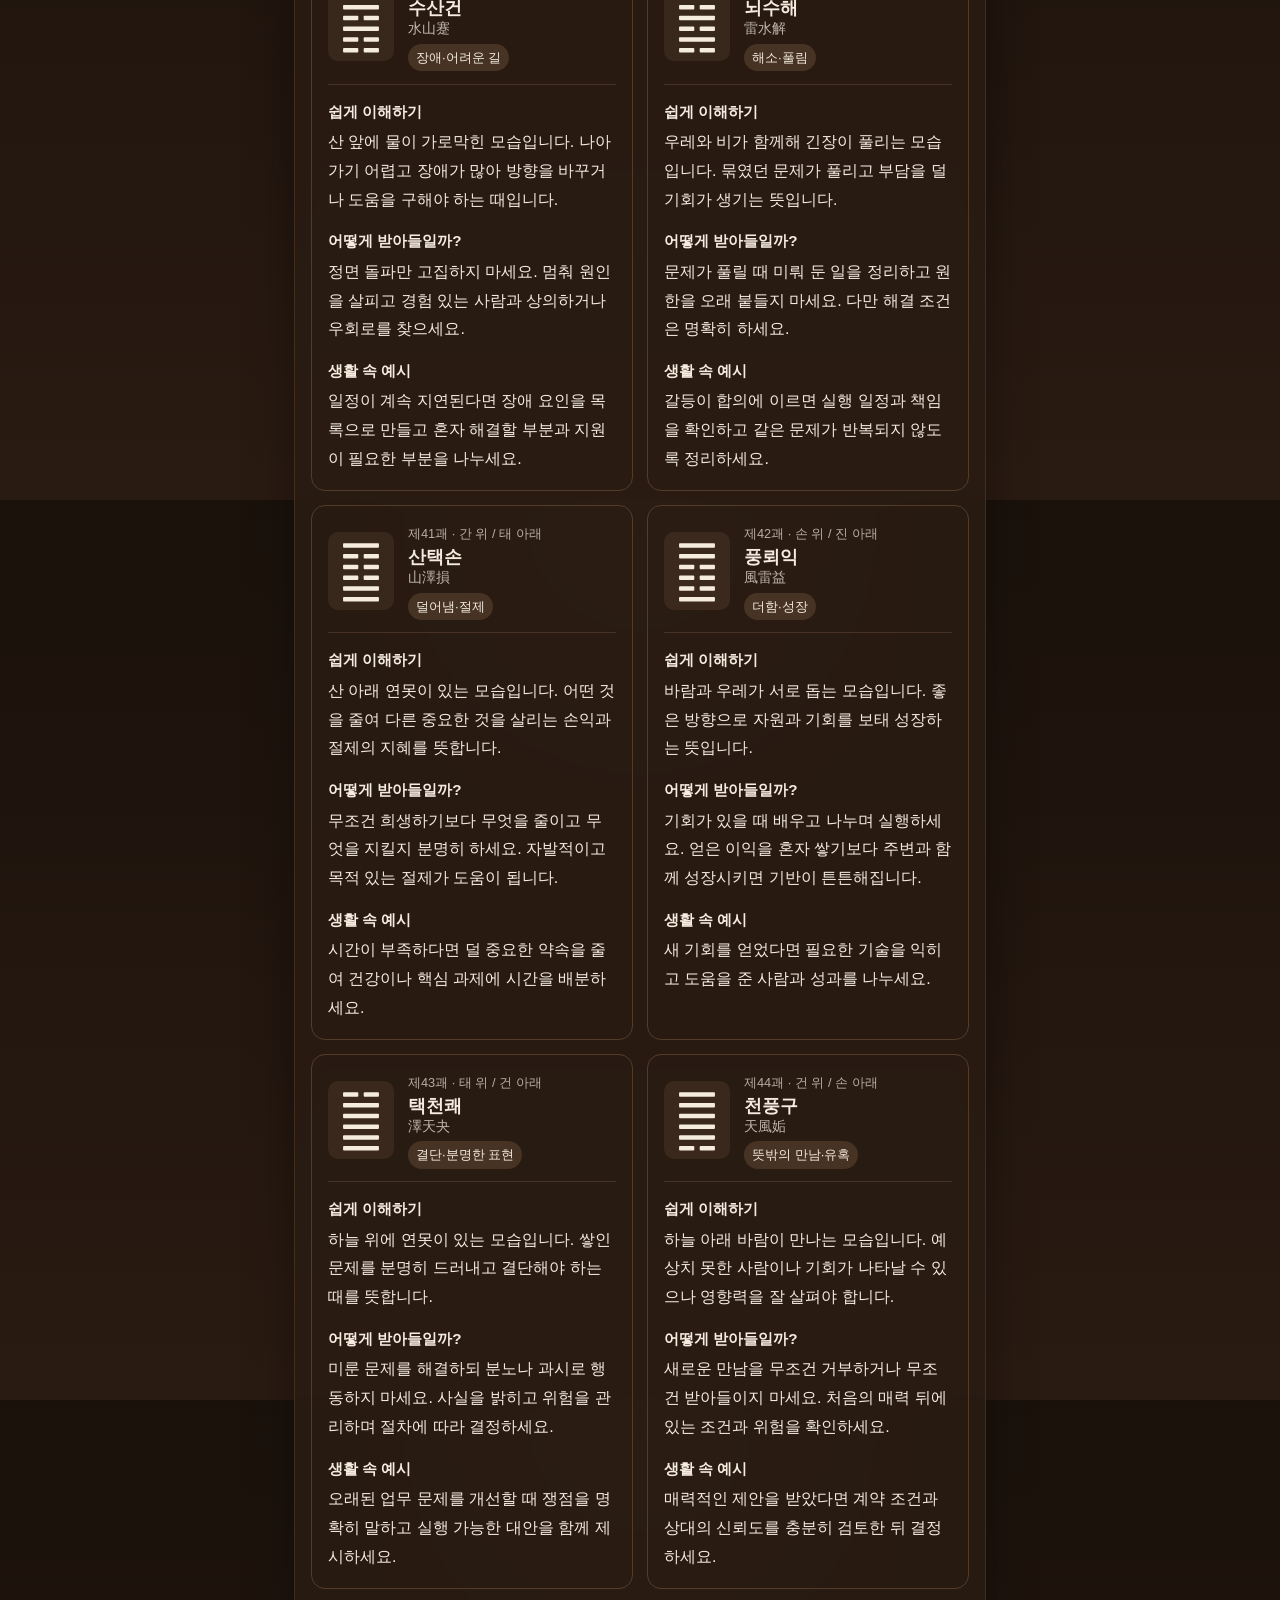
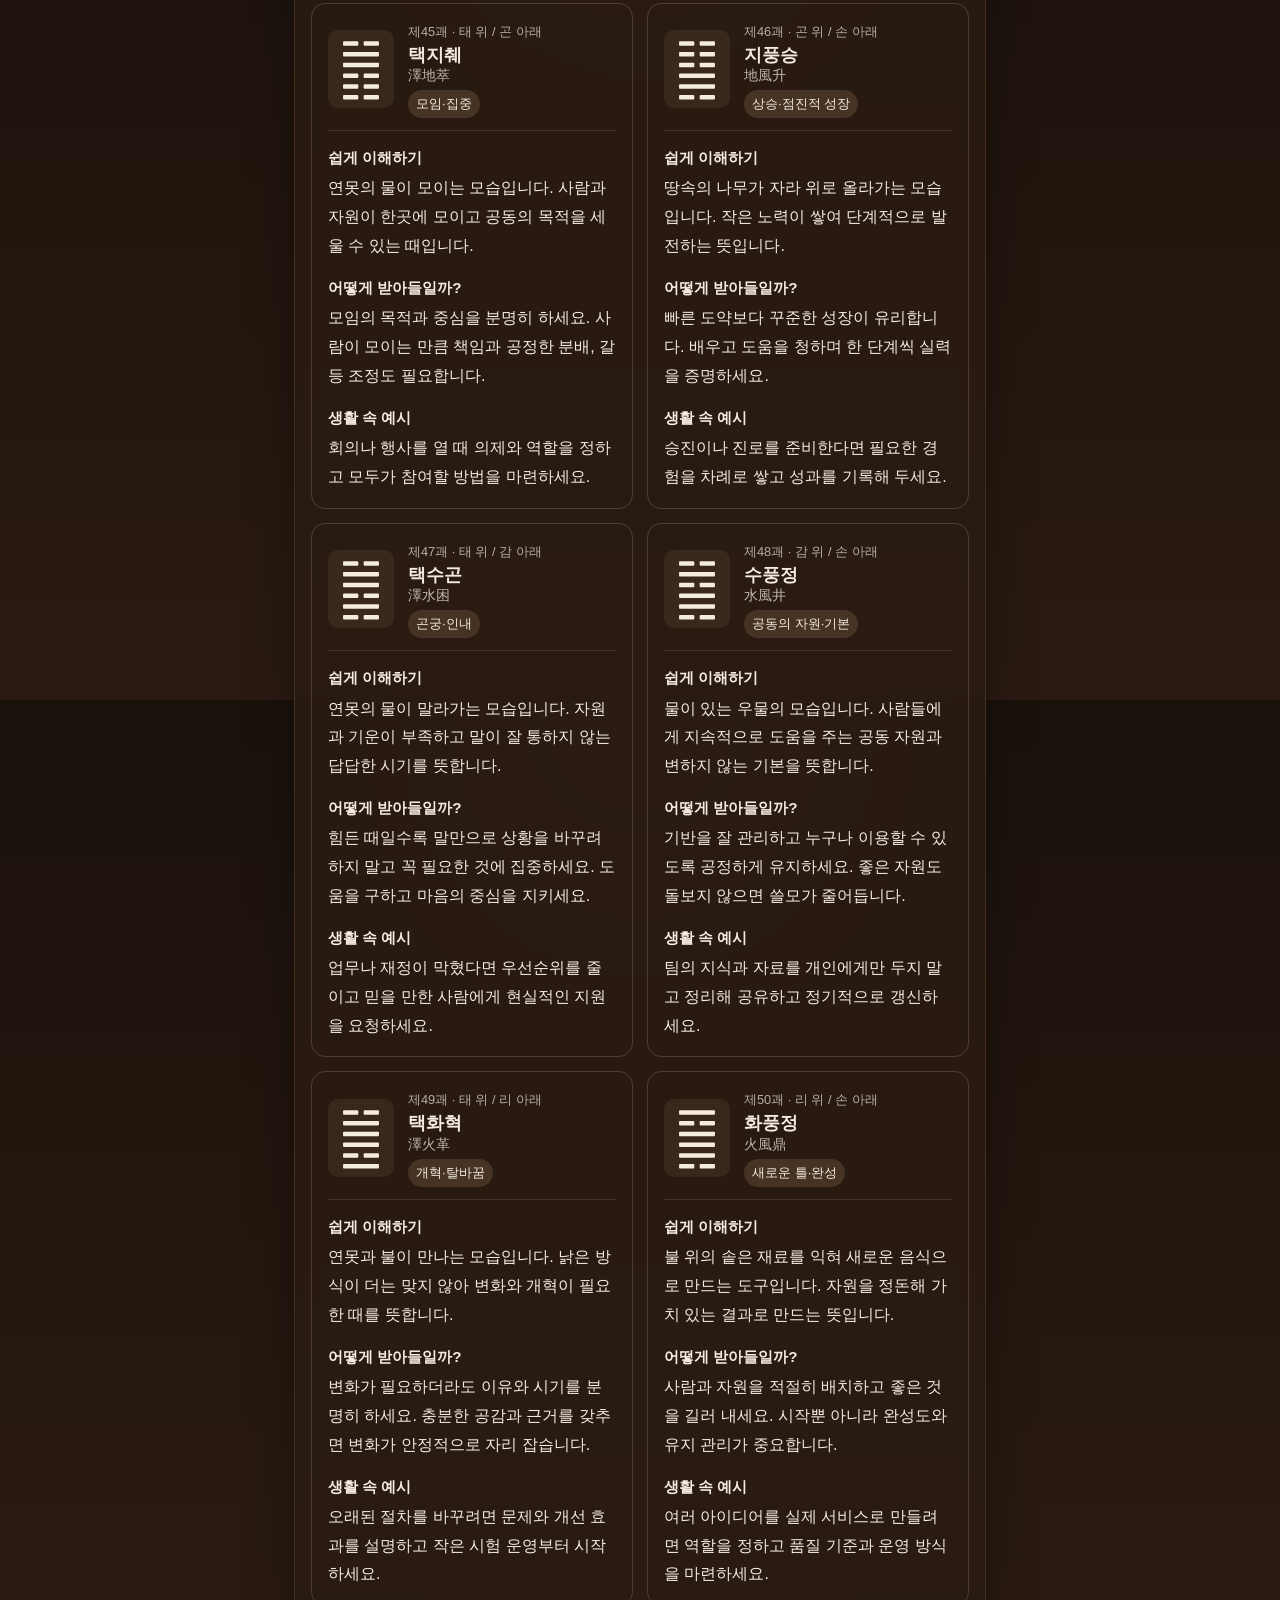
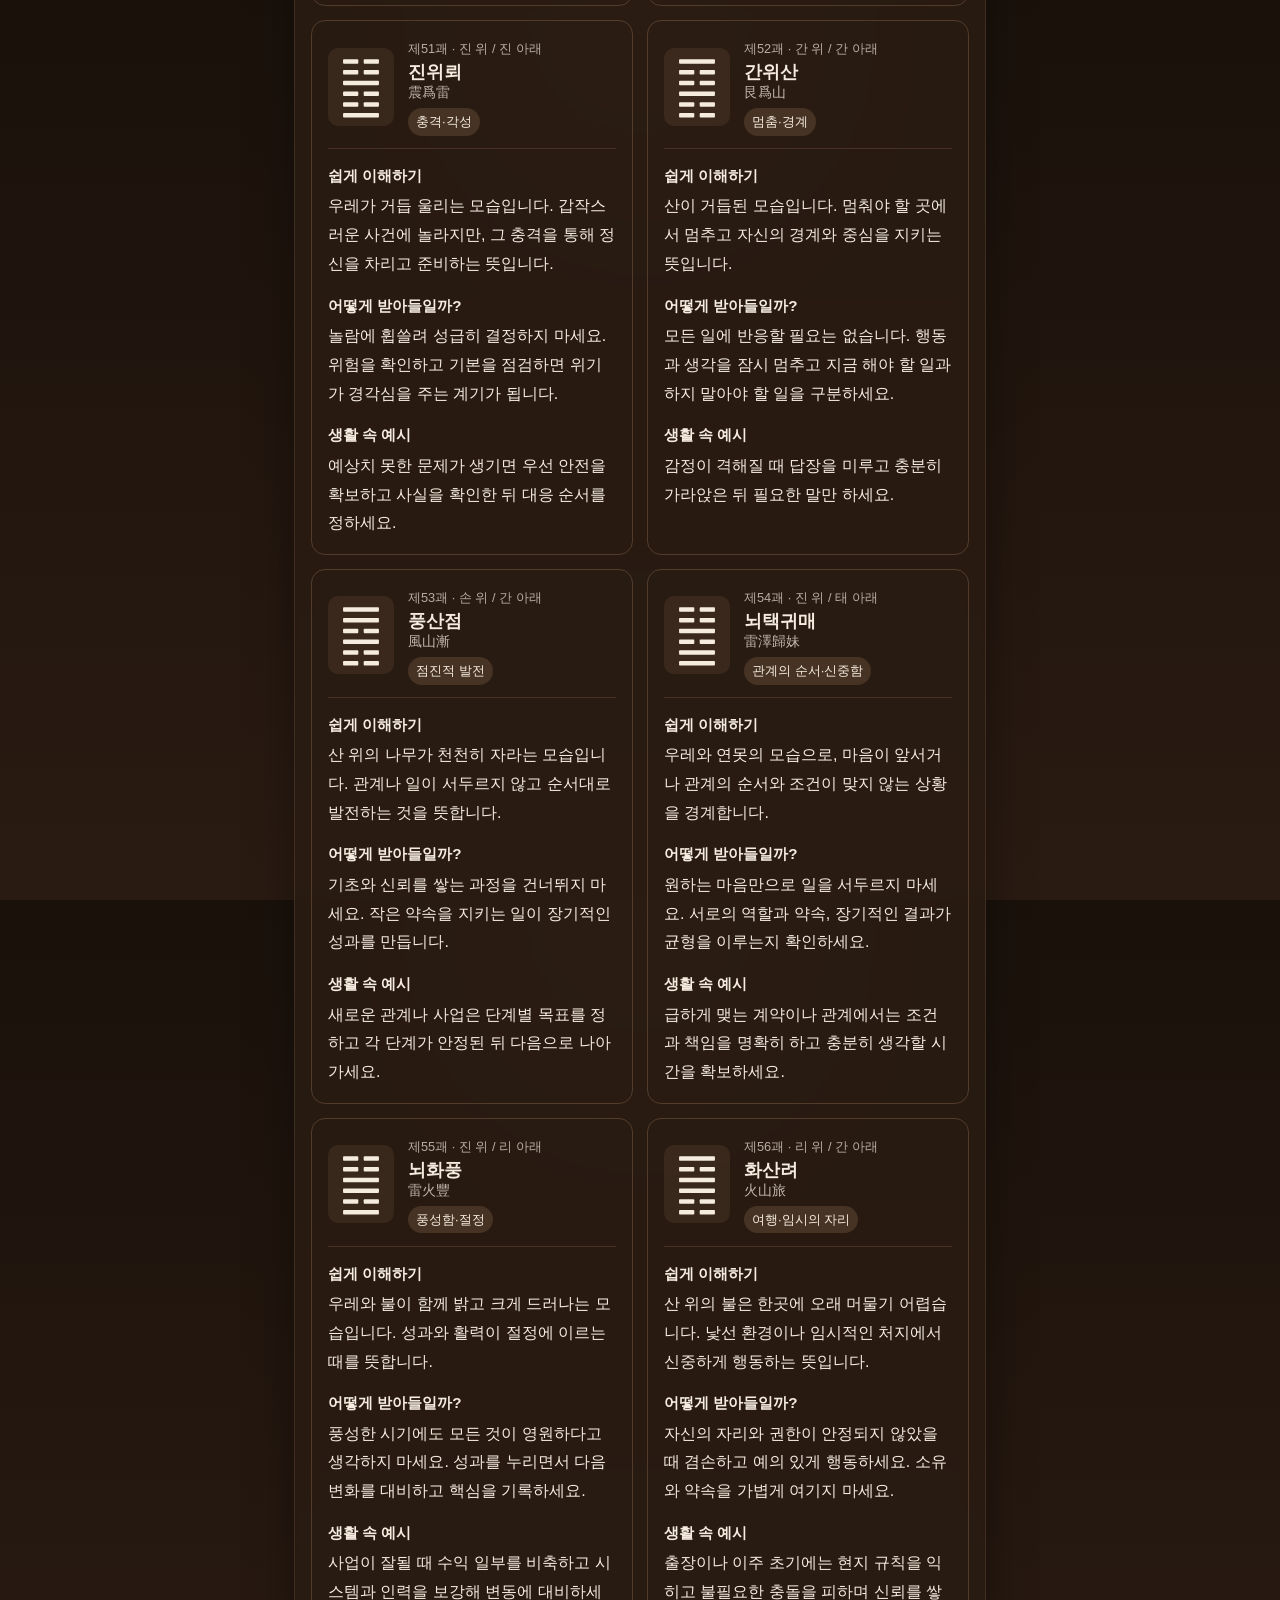
<file: hexagram-list.html>
<!DOCTYPE html>
<html lang="ko" data-title-key="doc.title.list">
<head>
<meta charset="UTF-8"><meta name="viewport" content="width=device-width, initial-scale=1.0, viewport-fit=cover">
  <meta http-equiv="Content-Security-Policy" content="default-src 'self'; script-src 'self' https://www.googletagmanager.com; style-src 'self' 'unsafe-inline'; img-src 'self' data: https://www.googletagmanager.com https://*.google-analytics.com https://*.g.doubleclick.net; connect-src 'self' https://*.google-analytics.com https://*.analytics.google.com https://*.googletagmanager.com https://*.g.doubleclick.net; manifest-src 'self'; worker-src 'self'; object-src 'none'; base-uri 'self'; form-action 'self'">
  <meta name="referrer" content="strict-origin-when-cross-origin">
<!-- Google tag (gtag.js) -->
<script async src="https://www.googletagmanager.com/gtag/js?id=G-5CH5ZKEJT8"></script>
<script src="gtag-init.js"></script>
<meta name="theme-color" content="#1a110b">
  <meta name="description" content="주역 64괘의 이름과 뜻을 한눈에 살펴보세요.">
  <link rel="icon" type="image/png" sizes="192x192" href="192.png">
  <link rel="apple-touch-icon" href="apple-touch-icon.png">
  <link rel="manifest" href="manifest.webmanifest">
<script src="init.js"></script><title>주역 64괘 설명 - 주역점</title><link rel="stylesheet" href="style.css">
<style>
#pageContent{line-height:1.8} .intro-box{background:rgba(205,160,120,.10);border:1px solid rgba(205,160,120,.35);border-radius:14px;padding:16px;margin:14px 0 20px}
.search-row{display:flex;gap:8px;flex-wrap:wrap;margin:18px 0 8px}.search-row input{flex:1;min-width:210px;padding:12px 14px;border:1px solid #bca58f;border-radius:10px;font:inherit;background:var(--card,#fff);color:inherit}.search-row button,.filter-btn{padding:10px 14px;border:1px solid #bca58f;border-radius:10px;background:transparent;color:inherit;font:inherit;cursor:pointer}.search-hint{font-size:.9rem;opacity:.78;margin:6px 0 14px}.hex-grid{display:grid;grid-template-columns:repeat(auto-fit,minmax(min(100%,310px),1fr));gap:14px}.hex-card{border:1px solid rgba(160,125,95,.35);border-radius:14px;padding:16px;min-width:0;scroll-margin-top:20px}.hex-head{display:flex;align-items:center;gap:14px;border-bottom:1px solid rgba(160,125,95,.25);padding-bottom:12px;margin-bottom:12px}.hex-art{width:66px;min-width:66px;height:78px;display:flex;align-items:center;justify-content:center;background:rgba(205,160,120,.10);border-radius:10px}.hex-art svg{width:48px;height:70px}.hex-title{margin:0;font-size:1.12rem}.hex-title small{display:block;font-size:.86rem;font-weight:400;opacity:.75}.hex-number{font-size:.8rem;opacity:.7}.hex-key{display:inline-block;margin-top:5px;padding:2px 8px;border-radius:999px;background:rgba(205,160,120,.18);font-size:.82rem}.hex-card h4{margin:13px 0 3px;font-size:.95rem}.hex-card p{margin:0}.no-results{padding:24px;text-align:center;border:1px dashed #bca58f;border-radius:12px}.quick-list{display:flex;flex-wrap:wrap;gap:6px;margin:10px 0 16px}.quick-list button{border:1px solid rgba(160,125,95,.4);background:transparent;border-radius:8px;padding:6px 9px;color:inherit;cursor:pointer}.quick-list button:hover,.filter-btn.active{background:rgba(205,160,120,.2)}.small-note{font-size:.9rem;opacity:.8}
@media(max-width:520px){.hex-card{padding:13px}.hex-art{width:56px;min-width:56px}}
</style></head>
<body><div class="app"><section class="hero"><div class="header-top"><div class="header-left"><button type="button" class="menu-btn" id="menuBtn" aria-label="메뉴 열기" data-i18n-aria="menu.open"><svg viewBox="0 0 24 24" aria-hidden="true" focusable="false"><path d="M4 7h16M4 12h16M4 17h16"/></svg></button><h1 data-i18n="app.name">주역점</h1></div><a href="index.html" class="top-link" data-i18n="nav.toDraw">점 보러 가기</a></div></section>
<section class="card" id="pageContent"><h2 data-i18n="list.h2"></h2><p class="sub" data-i18n="list.sub">괘의 이름을 검색하거나 목록을 살펴보며 각 괘가 전하는 뜻을 알아보세요.</p>
<div class="intro-box"><strong data-i18n="list.introTitle">먼저 알아두기</strong><p data-i18n="list.intro1">주역은 세상을 고정된 상태가 아니라 끊임없이 변하는 과정으로 바라봅니다. 64괘는 여러 상황과 변화의 모습을 상징으로 정리한 것입니다. 아래 설명은 고전의 뜻을 일상에서 이해하기 쉽도록 풀어 쓴 안내이며, 하나의 괘가 모든 상황에서 똑같은 결론을 뜻하는 것은 아닙니다.</p><p data-i18n-html="list.intro2">각 그림에서 <b>긴 선은 양효</b>, <b>가운데가 끊긴 선은 음효</b>입니다. 효는 아래에서 위로 1효부터 6효까지 셉니다. 그림은 해당 괘의 여섯 효를 나타냅니다.</p></div>
<label for="hexSearch"><strong data-i18n="list.searchLabel">괘 이름으로 검색</strong></label><div class="search-row"><input id="hexSearch" type="search" placeholder="예: 건위천, 수뢰둔, 乾, 시작, 기다림" data-i18n-placeholder="list.placeholder" autocomplete="off"><button id="clearSearch" type="button" data-i18n="list.clear">검색 지우기</button></div><p class="search-hint" id="resultCount" aria-live="polite" data-hint="all">64괘 전체를 표시합니다. 한글 이름, 한자, 핵심어로 검색할 수 있습니다.</p>
<div class="quick-list" aria-label="빠른 검색" data-i18n-aria="list.quickAria"><button type="button" data-i18n="list.q1" data-i18n-q="list.qv1" data-query="시작">시작</button><button type="button" data-i18n="list.q2" data-i18n-q="list.qv2" data-query="관계">관계</button><button type="button" data-i18n="list.q3" data-i18n-q="list.qv3" data-query="기다림">기다림</button><button type="button" data-i18n="list.q4" data-i18n-q="list.qv4" data-query="갈등">갈등</button><button type="button" data-i18n="list.q5" data-i18n-q="list.qv5" data-query="변화">변화</button><button type="button" data-i18n="list.q6" data-i18n-q="list.qv6" data-query="회복">회복</button><button type="button" data-i18n="list.q7" data-i18n-q="list.qv7" data-query="성장">성장</button><button type="button" data-i18n="list.q8" data-i18n-q="list.qv8" data-query="멈춤">멈춤</button><button type="button" data-i18n="list.q9" data-i18n-q="list.qv9" data-query="위험">위험</button></div>
<div id="hexGrid" class="hex-grid"></div><div id="noResults" class="no-results" hidden data-i18n="list.none">검색 결과가 없습니다. 괘 이름이나 다른 핵심어로 검색해 보세요.</div>
<p class="small-note" style="margin-top:18px" data-i18n="list.note">참고: 괘의 의미는 질문의 맥락, 본괘와 변효, 지괘의 관계에 따라 달리 읽을 수 있습니다. 중요한 현실의 결정은 구체적인 정보와 전문가의 조언도 함께 살펴보세요.</p></section>
<footer class="author-footer">
  <p class="footer-motto">生生之謂易</p>

  <p class="footer-description" data-i18n="footer.desc">
    우리는 끊임없는 변화 속에서 살아간다
  </p>

  <div class="footer-divider" aria-hidden="true">
    <span>◇</span>
  </div>

  <p class="footer-copyright">
    © 2026 Mubig. All rights reserved.
  </p>
</footer>
<script src="hexagrams.js"></script><script src="hexagrams_en.js"></script><script src="i18n.js"></script><script src="store.js"></script><script src="core.js"></script><script src="menu.js"></script>
<script src="hexagram-list.js"></script></body></html>
</file>
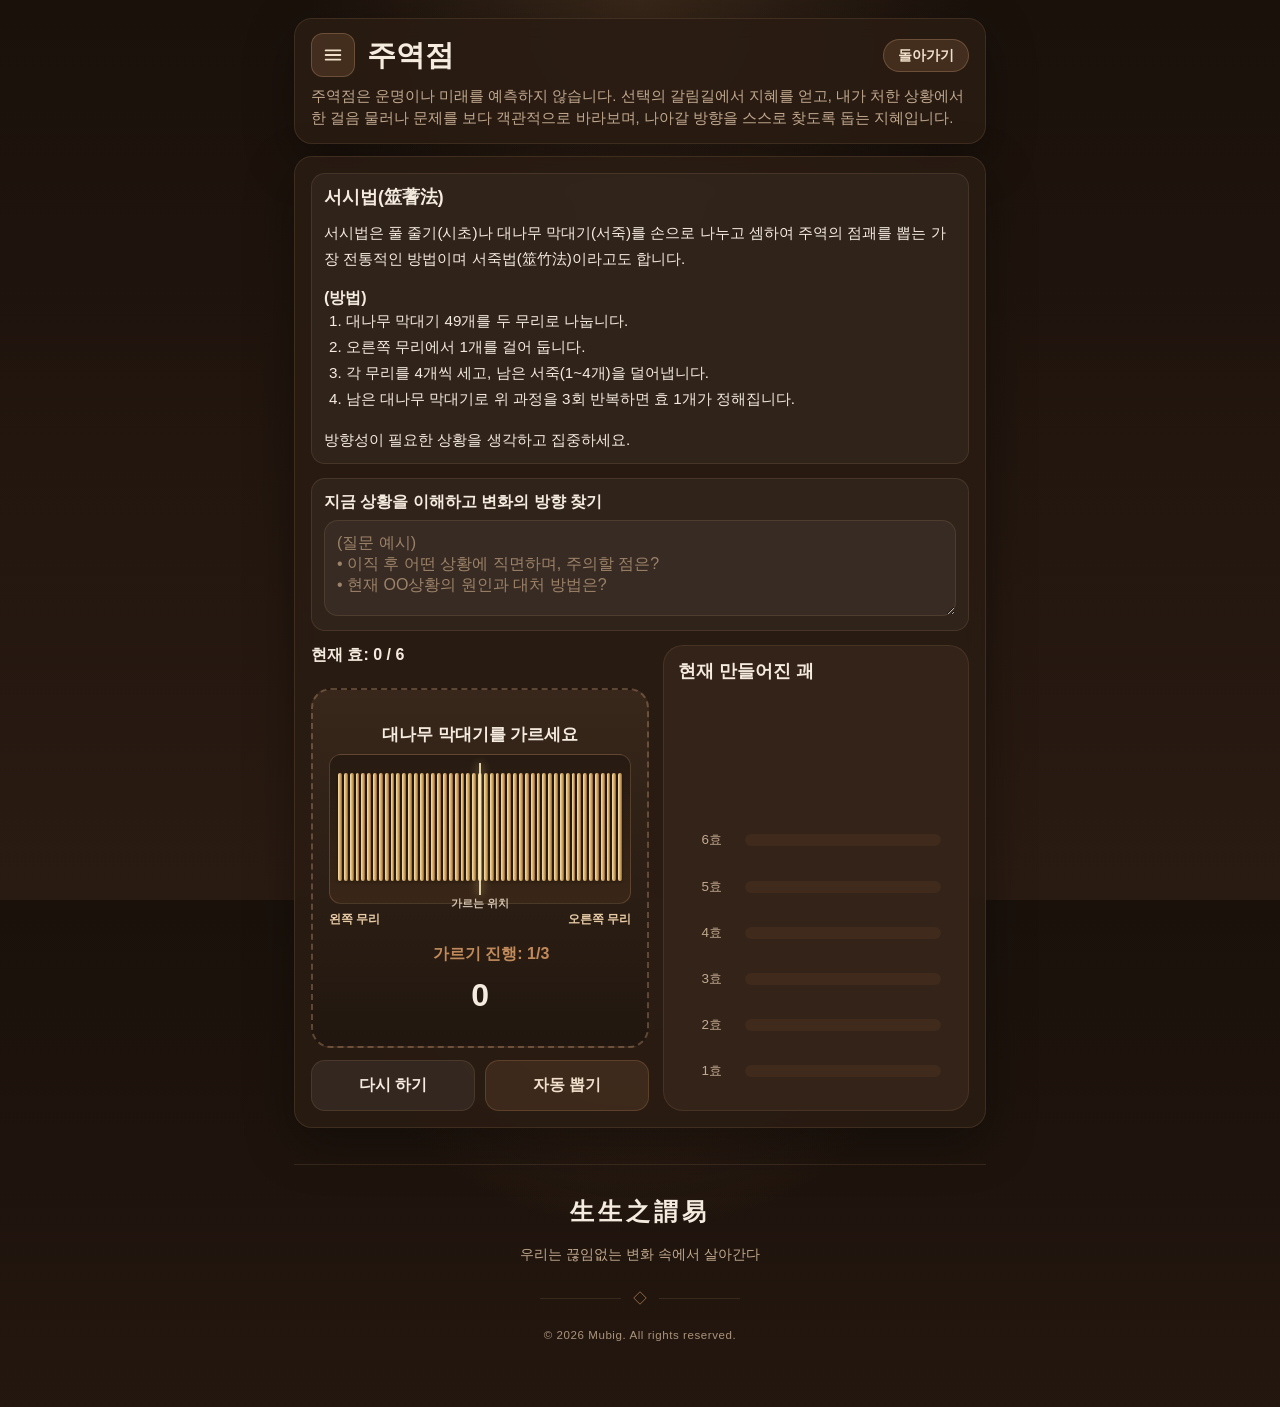
<file: original.html>
<!DOCTYPE html>
<html lang="ko" data-title-key="doc.title.original">
<head>
  <meta charset="UTF-8">
  <meta name="viewport" content="width=device-width, initial-scale=1.0, viewport-fit=cover">
  <meta http-equiv="Content-Security-Policy" content="default-src 'self'; script-src 'self' https://www.googletagmanager.com; style-src 'self' 'unsafe-inline'; img-src 'self' data: https://www.googletagmanager.com https://*.google-analytics.com https://*.g.doubleclick.net; connect-src 'self' https://*.google-analytics.com https://*.analytics.google.com https://*.googletagmanager.com https://*.g.doubleclick.net; manifest-src 'self'; worker-src 'self'; object-src 'none'; base-uri 'self'; form-action 'self'">
  <meta name="referrer" content="strict-origin-when-cross-origin">
<!-- Google tag (gtag.js) -->
<script async src="https://www.googletagmanager.com/gtag/js?id=G-5CH5ZKEJT8"></script>
<script src="gtag-init.js"></script>
  <meta name="theme-color" content="#1a110b">
  <meta name="description" content="서시법으로 주역 괘를 뽑아 현재 상황과 변화의 방향을 살펴보세요.">
  <link rel="icon" type="image/png" sizes="192x192" href="192.png">
  <link rel="apple-touch-icon" href="apple-touch-icon.png">
  <link rel="manifest" href="manifest.webmanifest">
  <script src="init.js?v=20261028"></script>
  <title>주역점 앱 - 서시법</title>
  <link rel="stylesheet" href="style.css?v=20261028">
  <link rel="stylesheet" href="original.css?v=20261028">
</head>
<body>
  <div class="app">
    <section class="hero">
      <div class="header-top">
        <div class="header-left">
          <button type="button" class="menu-btn" id="menuBtn" aria-label="메뉴 열기" data-i18n-aria="menu.open">
            <svg viewBox="0 0 24 24" aria-hidden="true" focusable="false"><path d="M4 7h16M4 12h16M4 17h16"/></svg>
          </button>
          <h1 data-i18n="app.name">주역점</h1>
        </div>
        <a href="index.html" class="top-link" data-i18n="nav.back">돌아가기</a>
      </div>
      <p class="sub" data-i18n="app.sub">주역점은 운명이나 미래를 예측하지 않습니다. 선택의 갈림길에서 지혜를 얻고, 내가 처한 상황에서 한 걸음 물러나 문제를 보다 객관적으로 바라보며, 나아갈 방향을 스스로 찾도록 돕는 지혜입니다.</p>
    </section>

    <section class="card controls layout">
      <div class="section-block">
        <h2 data-i18n="orig.title">서시법(筮蓍法)</h2>
        <p class="method-description" data-i18n="orig.desc">서시법은 풀 줄기(시초)나 대나무 막대기(서죽)를 손으로 나누고 셈하여 주역의 점괘를 뽑는 가장 전통적인 방법이며 서죽법(筮竹法)이라고도 합니다.</p>
        <h3 class="method-heading" data-i18n="orig.stepsTitle">(방법)</h3>
        <ol class="method-steps">
          <li data-i18n="orig.step1">대나무 막대기 49개를 두 무리로 나눕니다.</li>
          <li data-i18n="orig.step2">오른쪽 무리에서 1개를 걸어 둡니다.</li>
          <li data-i18n="orig.step3">각 무리를 4개씩 세고, 남은 서죽(1~4개)을 덜어냅니다.</li>
          <li data-i18n="orig.step4">남은 대나무 막대기로 위 과정을 3회 반복하면 효 1개가 정해집니다.</li>
        </ol>
        <p class="method-reminder" data-i18n="orig.reminder">방향성이 필요한 상황을 생각하고 집중하세요.</p>
      </div>

      <div class="section-block">
        <h3 data-i18n="q.heading">지금 상황을 이해하고 변화의 방향 찾기</h3>
        <textarea id="question" data-i18n-placeholder="q.placeholder" placeholder="(질문 예시)&#10;• 이직 후 어떤 상황에 직면하며, 주의할 점은?&#10;• 현재 OO상황의 원인과 대처 방법은?"></textarea>
      </div>

      <div class="draw-layout">
        <div class="draw-panel">
          <div class="progress">
            <strong id="progressText">현재 효: 0 / 6</strong>
            <span class="muted" id="tapInfo" style="display:none;"></span>
          </div>
          <div id="tapZone" class="tap-zone" role="button" tabindex="0" aria-label="효 뽑기 탭 영역" data-i18n-aria="tap.aria">
            <div class="tap-instruction">
              <div id="tapMainInstruction" data-i18n="orig.splitMsg" style="font-size:1.05rem;color:var(--text);font-weight:800;">대나무 막대기를 가르세요</div>
              <div class="stalk-preview" id="stalkPreview" role="img" aria-label="대나무 막대기 49개. 좌우로 드래그해 두 무리로 나눕니다." data-i18n-aria="orig.previewAria">
                <div class="stalk-split-marker" id="stalkSplitMarker"></div>
              </div>
              <div class="stalk-preview-counts"><span id="leftPreviewCount" data-i18n="orig.leftGroup">왼쪽 무리</span><span id="rightPreviewCount" data-i18n="orig.rightGroup">오른쪽 무리</span></div>
              <div id="splitProgress" class="method-steps" aria-live="polite" style="margin:8px 0 4px;">가르기 진행: 1/3</div>
              <div id="swipeInstruction" class="mini" aria-hidden="true" style="display:none;"></div>
              <div class="tap-count" id="tapCount">0</div>
            </div>
          </div>
          <div id="livePreview" class="section-block" style="display:none;">
            <h3 data-i18n="live.heading">내가 뽑은 효</h3>
            <div id="liveLinePreview" class="iching-line" style="min-height:28px;"></div>
            <p id="liveLineText" class="sub" style="margin-top:8px;"></p>
          </div>
          <div class="btn-row">
            <button class="ghost" id="resetBtn" data-i18n="btn.reset">다시 하기</button>
            <button class="secondary" id="autoBtn" data-i18n="btn.auto">자동 뽑기</button>
          </div>
        </div>

        <div class="stack-panel">
          <h2 data-i18n="stack.heading">현재 만들어진 괘</h2>
          <div id="hexagramStack" class="hexagram-stack"></div>
        </div>
      </div>
    </section>

    <section class="card hidden" id="resultCard" style="margin-top:14px;">
      <div class="result-title">
        <p class="saved-banner hidden" id="savedBanner"></p>
        <span class="badge" id="resultBadge"></span>
        <h2 id="hexagramName"></h2>
        <p class="trigram-note" id="trigramNote"></p>
        <p class="keyword" id="hexagramKeyword"></p>
        <p class="sub" id="resultIntro"></p>
      </div>

      <p class="term-note" data-i18n-html="result.termNote">
        <b>본괘</b>는 지금의 모습, <b>지괘</b>는 변화 후의 모습입니다.
        <b>바뀌는 효</b>는 붉게 표시된 자리이며, 아래에서부터 1효·2효…로 셉니다.
      </p>
      <div class="hex-compare" id="hexCompare"></div>

      <p class="lang-note hidden" id="langNote" data-i18n="result.langNote"></p>
      <div class="result-stack">
        <div class="section-block">
          <h3 data-i18n="result.core">핵심 해석</h3>
          <p id="coreReading"></p>
        </div>
        <div class="section-block">
          <h3 data-i18n="result.example">이런 경우라면</h3>
          <p id="exampleQuestion" class="question-echo"></p>
          <p id="exampleText"></p>
        </div>
        <div class="section-block">
          <h3 data-i18n="result.situation">지금 상황에서의 의미</h3>
          <p id="situationMeaning"></p>
        </div>
        <div class="section-block">
          <h3 data-i18n="result.change">변화의 방향</h3>
          <div id="changeText" class="change-text"></div>
        </div>
        <div class="section-block">
          <h3 data-i18n="result.todo">지금 해볼 일</h3>
          <ul id="actionList"></ul>
          <details class="more">
            <summary data-i18n="result.moreTips">생활 속 적용 팁 더 보기</summary>
            <ul id="practicalList"></ul>
          </details>
        </div>
      </div>
      <div class="result-actions">
        <button type="button" class="secondary" id="saveBtn" data-i18n="result.save">보관함에 저장</button>
      </div>
      <p class="disclaimer" data-i18n="result.disclaimer">이 풀이는 미래를 맞히는 예언이 아니라, 지금의 상황과 마음가짐을 정리해 보는 참고 자료입니다. 중요한 결정은 사실과 조언을 함께 확인하세요.</p>
    </section>
    <footer class="author-footer">
  <p class="footer-motto">生生之謂易</p>

  <p class="footer-description" data-i18n="footer.desc">
    우리는 끊임없는 변화 속에서 살아간다
  </p>

  <div class="footer-divider" aria-hidden="true">
    <span>◇</span>
  </div>

  <p class="footer-copyright">
    © 2026 Mubig. All rights reserved.
  </p>
</footer>
  </div>

  <script src="hexagrams.js?v=20261028"></script>
  <script src="hexagrams_en.js?v=20261028"></script>
  <script src="i18n.js?v=20261028"></script>
  <script src="store.js?v=20261028"></script>
  <script src="core.js?v=20261028"></script>
  <script src="menu.js?v=20261028"></script>
  <script src="original.js?v=20261028"></script>
</body>
</html>
</file>
<file: style.css>
:root {
  --bg: #1a110b;
  --bg-2: #2a1b12;
  --card: rgba(42,28,19,0.88);
  --card-2: rgba(54,37,26,0.94);
  --text: #f5ebdf;
  --sub: #c2a98f;
  --accent: #c08a5a;
  --accent-2: #8f5a35;
  --line: #ecdcc8;
  --yang: #f5ebdf;
  --yin: #1a110b;
  --shadow: 0 16px 48px rgba(0, 0, 0, 0.35);
  --radius: 18px;
  --soft-text: #f0dfcb;
  --change: #ff8da1;
  --surface: #2a1b12;
  --block-bg: rgba(255,255,255,0.04);
  --ghost-bg: rgba(255,255,255,0.06);
  --border: rgba(205,160,120,0.14);
  --placeholder: #9c8268;
  --focus: #f0dfcb;
  --overlay: rgba(0,0,0,0.55);
  color-scheme: dark;
}

:root[data-theme="light"] {
  --bg: #f7f0e6;
  --bg-2: #efe3d3;
  --card: rgba(255,253,249,0.94);
  --card-2: rgba(250,243,234,0.98);
  --text: #2c1e13;
  --sub: #6b5440;
  --accent: #8f5426;
  --accent-2: #6f3f1b;
  --line: #4a3524;
  --yang: #3d2a1a;
  --yin: #f7f0e6;
  --shadow: 0 10px 30px rgba(90,60,30,0.14);
  --soft-text: #5b3a1e;
  --change: #d03a57;
  --surface: #fbf6ee;
  --block-bg: rgba(120,80,40,0.06);
  --ghost-bg: rgba(120,80,40,0.07);
  --border: rgba(120,80,40,0.2);
  --placeholder: #9a8570;
  --focus: #6f3f1b;
  --overlay: rgba(30,20,10,0.45);
  color-scheme: light;
}

* { box-sizing: border-box; }

body {
  margin: 0;
  font-family: -apple-system, BlinkMacSystemFont, "Segoe UI", Roboto, "Noto Sans KR", sans-serif;
  background:
    radial-gradient(circle at top, rgba(192,138,90, 0.18), transparent 30%),
    linear-gradient(180deg, var(--bg) 0%, var(--bg-2) 100%);
  color: var(--text);
  min-height: 100vh;
  min-height: 100dvh;
  -webkit-tap-highlight-color: transparent;
}

.app {
  max-width: 720px;
  margin: 0 auto;
  padding: 18px 14px 42px;
}

.hero, .card {
  background: var(--card);
  backdrop-filter: blur(10px);
  border: 1px solid var(--border);
  border-radius: var(--radius);
  box-shadow: var(--shadow);
}

.hero {
  padding: 14px 16px;
  margin-bottom: 12px;
}

.hero .sub {
  margin: 8px 0 0;
  font-size: 0.92rem;
  line-height: 1.5;
}

.header-top {
  display: flex;
  justify-content: space-between;
  align-items: center;
}

.top-link {
  color: var(--soft-text);
  background: rgba(192,138,90, 0.18);
  border: 1px solid rgba(205,160,120, 0.3);
  padding: 6px 14px;
  border-radius: 20px;
  text-decoration: none;
  font-size: 0.9rem;
  font-weight: 700;
  transition: background 0.2s, border-color 0.2s;
}

.top-link:hover {
  background: rgba(192,138,90, 0.35);
  border-color: rgba(205,160,120, 0.6);
}

h1, h2, h3 {
  margin: 0;
  line-height: 1.35;
}

h1 { font-size: 1.8rem; }
h2 { font-size: 1.1rem; margin-bottom: 10px; }
h3 { font-size: 1rem; margin-bottom: 8px; }

.sub {
  color: var(--sub);
  margin-top: 10px;
  font-size: 0.97rem;
  line-height: 1.6;
}

.grid {
  display: grid;
  gap: 14px;
}

.card { padding: 16px; }

.controls {
  display: grid;
  gap: 12px;
}

.tap-zone {
  --text: #f5ebdf; --sub: #c2a98f; --accent: #c08a5a; --soft-text: #f0dfcb;
  position: relative;
  border: 2px dashed rgba(205,160,120, 0.35);
  border-radius: 20px;
  min-height: 220px;
  display: flex;
  align-items: center;
  justify-content: center;
  text-align: center;
  padding: 16px;
  color: var(--accent);
  font-weight: 700;
  background: linear-gradient(180deg, rgba(58,40,28,0.95), rgba(34,23,16,0.95));
  overflow: hidden;
  user-select: none;
}

.tap-zone.active {
  transform: scale(0.995);
  background: linear-gradient(180deg, rgba(76,53,37,1), rgba(52,36,25,1));
}

.tap-instruction {
  display: flex;
  flex-direction: column;
  gap: 8px;
}

.tap-count {
  font-size: 2rem;
  color: var(--text);
}

.mini {
  font-size: 0.88rem;
  color: var(--sub);
  font-weight: 500;
}

.layout {
  display: grid;
  gap: 14px;
}

.draw-layout {
  display: grid;
  gap: 14px;
  align-items: stretch;
}

.draw-panel,
.stack-panel {
  display: grid;
  gap: 12px;
}

.stack-panel {
  background: var(--card-2);
  border-radius: 20px;
  padding: 14px;
  border: 1px solid rgba(205,160,120, 0.12);
}

.btn-row {
  display: grid;
  grid-template-columns: repeat(2, 1fr);
  gap: 10px;
}

button {
  border: 0;
  border-radius: 14px;
  padding: 14px 12px;
  font-size: 0.98rem;
  font-weight: 700;
  cursor: pointer;
}

.primary {
  background: linear-gradient(135deg, var(--accent), var(--accent-2));
  color: white;
}

.secondary {
  background: rgba(192,138,90, 0.14);
  color: var(--soft-text);
  border: 1px solid rgba(192,138,90, 0.24);
}

.ghost {
  background: var(--ghost-bg);
  color: var(--text);
  border: 1px solid var(--border);
}

.progress {
  display: flex;
  justify-content: space-between;
  align-items: center;
  margin-bottom: 10px;
  gap: 10px;
  flex-wrap: wrap;
}

.progress strong { font-size: 1rem; }

.hexagram-stack {
  display: grid;
  gap: 8px;
  padding: 10px 0 6px;
  min-height: 180px;
}

.line-row {
  display: flex;
  align-items: center;
  gap: 10px;
}

.line-label {
  width: 44px;
  color: var(--sub);
  font-size: 0.84rem;
  text-align: right;
  flex-shrink: 0;
}

.iching-line {
  flex: 1;
  display: flex;
  justify-content: center;
  align-items: center;
  min-height: 18px;
  position: relative;
}

.yang-line,
.yin-line-left,
.yin-line-right {
  height: 12px;
  border-radius: 999px;
  background: var(--yang);
  box-shadow: inset 0 1px 0 rgba(255,255,255,0.15);
}

.yang-line { width: 88%; }
.yin-wrap {
  width: 88%;
  display: flex;
  justify-content: space-between;
  gap: 16px;
}
.yin-line-left, .yin-line-right { width: calc(50% - 8px); }

.changing-mark {
  position: absolute;
  right: 8px;
  top: -2px;
  font-size: 0.8rem;
  color: var(--change);
  font-weight: 800;
}

.result-title {
  display: flex;
  flex-direction: column;
  gap: 4px;
  margin-bottom: 14px;
}

.badge {
  display: inline-flex;
  align-self: flex-start;
  background: rgba(192,138,90, 0.14);
  color: var(--soft-text);
  padding: 6px 10px;
  border-radius: 999px;
  font-size: 0.82rem;
  font-weight: 800;
  border: 1px solid rgba(205,160,120, 0.2);
}

.two-cols {
  display: grid;
  gap: 12px;
}

.section-block {
  padding: 12px 12px 10px;
  background: var(--block-bg);
  border-radius: 14px;
  border: 1px solid var(--border);
}

.section-block p, .section-block li {
  line-height: 1.7;
  margin: 0;
  font-size: 0.95rem;
}

.section-block ul {
  padding-left: 18px;
  margin: 8px 0 0;
}

.muted { color: var(--sub); }
.hidden { display: none; }

textarea {
  width: 100%;
  min-height: 96px;
  border-radius: 14px;
  border: 1px solid var(--border);
  padding: 12px;
  font: inherit;
  resize: vertical;
  background: var(--block-bg);
  color: var(--text);
}

textarea::placeholder {
  color: var(--placeholder);
}

@media (min-width: 700px) {
  .two-cols {
    grid-template-columns: 1fr 1fr;
  }

  .draw-layout {
    grid-template-columns: 1.05fr 0.95fr;
  }
}

/* Mobile readability improvements */
@media (max-width: 699px) {
  body { font-size: 1.125rem; }
  .app { padding: 16px 12px 36px; }
  h1 { font-size: 2rem; }
  h2 { font-size: 1.3rem; }
  h3 { font-size: 1.15rem; }
  .sub { font-size: 1.08rem; }
  .hero .sub { font-size: 0.98rem; }
  .mini { font-size: 1rem; line-height: 1.5; }
  .tap-count { font-size: 2.4rem; }
  button { font-size: 1.08rem; padding: 16px 12px; }
  .line-label { font-size: 1rem; width: 50px; }
  .section-block p, .section-block li { font-size: 1.08rem; }
  .badge { font-size: 0.95rem; }
  .progress strong { font-size: 1.1rem; }
  textarea { font-size: 1.08rem; }
}

.bagua-graphic {
  width: 180px;
  height: 180px;
  margin: 0 auto 4px;
  flex-shrink: 0;
  filter: drop-shadow(0 2px 8px rgba(192,138,90, 0.2));
}


/* ===== 브랜드 Footer ===== */
.author-footer {
  margin-top: 36px;
  padding: 28px 16px 20px;
  text-align: center;
  color: var(--sub);
  border-top: 1px solid var(--border);
}

.author-footer .footer-motto {
  margin: 0;
  color: var(--text);
  font-family: "Noto Serif KR", "Batang", serif;
  font-size: 1.5rem;
  font-weight: 600;
  letter-spacing: 0.16em;
  line-height: 1.6;
}

.author-footer .footer-description {
  margin: 10px 0 22px;
  color: var(--sub);
  font-size: 0.88rem;
  line-height: 1.8;
  word-break: keep-all;
}

.author-footer .footer-divider {
  display: flex;
  align-items: center;
  justify-content: center;
  gap: 12px;
  max-width: 200px;
  margin: 0 auto 18px;
  color: var(--accent);
  font-size: 0.9rem;
}

.author-footer .footer-divider::before,
.author-footer .footer-divider::after {
  content: "";
  flex: 1;
  height: 1px;
  background: var(--border);
}

.author-footer .footer-copyright {
  margin: 0;
  color: var(--sub);
  font-size: 0.72rem;
  letter-spacing: 0.05em;
  line-height: 1.6;
  opacity: 0.85;
}

@media (max-width: 699px) {
  .author-footer {
    margin-top: 28px;
    padding: 24px 12px 18px;
  }

  .author-footer .footer-motto {
    font-size: 1.35rem;
    letter-spacing: 0.12em;
  }

  .author-footer .footer-description {
    font-size: 0.85rem;
  }

  .author-footer .footer-copyright {
    font-size: 0.68rem;
  }
}

/* ===== 효 뽑기 연출 효과 ===== */
button:disabled { opacity: 0.5; cursor: not-allowed; }

.tap-zone.drawing {
  border-color: rgba(240, 200, 150, 0.9);
  animation: zoneGlow 1.3s ease-in-out infinite;
}
@keyframes zoneGlow {
  0%, 100% { box-shadow: 0 0 0 rgba(192,138,90,0), inset 0 0 20px rgba(192,138,90,0.10); }
  50%      { box-shadow: 0 0 38px rgba(192,138,90,0.55), inset 0 0 56px rgba(192,138,90,0.28); }
}

.tap-zone.drawing .bagua-graphic {
  animation: baguaSpin 2.2s cubic-bezier(.45,.05,.55,.95) infinite;
  filter: drop-shadow(0 0 16px rgba(240, 190, 130, 0.85));
}
@keyframes baguaSpin {
  0%   { transform: rotate(0deg) scale(1); }
  50%  { transform: rotate(200deg) scale(1.08); }
  100% { transform: rotate(360deg) scale(1); }
}

.tap-zone.drawing .tap-instruction > div:not(.tap-count) {
  animation: msgPulse 1.1s ease-in-out infinite;
  color: #f0dfcb;
}
@keyframes msgPulse {
  0%, 100% { opacity: 0.55; }
  50%      { opacity: 1; }
}

.draw-ring {
  position: absolute;
  left: 50%;
  top: 50%;
  width: 40px;
  height: 40px;
  margin: -20px 0 0 -20px;
  border: 2px solid rgba(240, 200, 150, 0.75);
  border-radius: 50%;
  pointer-events: none;
  opacity: 0;
  animation: ringOut 1.8s ease-out infinite;
}
@keyframes ringOut {
  0%   { transform: scale(0.5); opacity: 0.9; }
  100% { transform: scale(9);   opacity: 0; }
}

.tap-zone .tap-burst {
  position: absolute;
  inset: 0;
  pointer-events: none;
  background: radial-gradient(circle, rgba(255,230,190,0.85) 0%, rgba(255,230,190,0) 65%);
  opacity: 0;
  animation: burstFlash 0.8s ease-out forwards;
}
@keyframes burstFlash {
  0%   { opacity: 0; transform: scale(0.4); }
  25%  { opacity: 1; }
  100% { opacity: 0; transform: scale(1.4); }
}

#liveLinePreview.shuffling {
  animation: shuffleJitter 0.12s linear infinite;
  opacity: 0.8;
  filter: blur(0.7px);
}
@keyframes shuffleJitter {
  0%   { transform: translateX(-3px); }
  50%  { transform: translateX(3px); }
  100% { transform: translateX(-3px); }
}

#liveLinePreview.reveal,
.line-row.line-new .iching-line {
  animation: lineReveal 0.8s cubic-bezier(.2,1.3,.4,1);
}
@keyframes lineReveal {
  0%   { transform: scaleX(0.1); opacity: 0; filter: brightness(3); }
  60%  { transform: scaleX(1.06); opacity: 1; filter: brightness(2); }
  100% { transform: scaleX(1); opacity: 1; filter: brightness(1); }
}

.line-row.line-changing .iching-line {
  animation: lineReveal 0.8s cubic-bezier(.2,1.3,.4,1), changeGlow 1.6s ease-in-out 0.8s 2;
}
@keyframes changeGlow {
  0%, 100% { filter: drop-shadow(0 0 0 rgba(255,141,161,0)); }
  50%      { filter: drop-shadow(0 0 10px rgba(255,141,161,0.95)); }
}

.line-row.slot-pulse .iching-line > div {
  animation: slotPulse 0.9s ease-in-out infinite;
}
@keyframes slotPulse {
  0%, 100% { background: rgba(139,94,52,0.12); box-shadow: 0 0 0 rgba(192,138,90,0); }
  50%      { background: rgba(192,138,90,0.60); box-shadow: 0 0 14px rgba(192,138,90,0.7); }
}

.tap-zone.finale { animation: finalePulse 1s ease-out; }
@keyframes finalePulse {
  0%   { box-shadow: 0 0 0 rgba(255,230,190,0); }
  30%  { box-shadow: 0 0 60px rgba(255,230,190,0.8), inset 0 0 70px rgba(255,230,190,0.4); }
  100% { box-shadow: 0 0 0 rgba(255,230,190,0); }
}

.empty-line { width: 88%; height: 12px; border-radius: 999px; background: rgba(139,94,52,.12); }
.tap-zone:focus-visible, button:focus-visible, textarea:focus-visible, .top-link:focus-visible {
  outline: 2px solid var(--focus); outline-offset: 2px;
}
.hidden { display: none !important; }
@media (prefers-reduced-motion: reduce) {
  .tap-zone.drawing, .tap-zone.drawing .bagua-graphic, .draw-ring, #liveLinePreview.shuffling { animation: none !important; }
}

    /* ===== 결과 카드 ===== */
    .trigram-note { color: var(--sub); font-size: 0.9rem; margin: 2px 0 0; }
    .keyword { color: var(--accent); font-weight: 700; font-size: 1.05rem; margin: 8px 0 0; }
    .term-note {
      margin: 0 0 12px; padding: 10px 12px; border-radius: 12px; font-size: 0.9rem; line-height: 1.6;
      color: var(--sub); background: var(--block-bg); border: 1px dashed var(--border);
    }
    .term-note b { color: var(--text); }
    .hex-compare { display: flex; justify-content: center; align-items: center; gap: 18px; margin: 4px 0 16px; }
    .hex-figure { display: grid; gap: 6px; justify-items: center; }
    .hex-figure-title { color: var(--sub); font-size: 0.82rem; text-align: center; }
    .hex-figure-name { color: var(--text); font-weight: 700; font-size: 0.95rem; text-align: center; max-width: 140px; }
    .hex-arrow { font-size: 1.6rem; color: var(--accent); }
    .mini-hex { display: grid; gap: 6px; width: 96px; padding-right: 14px; }
    .mini-hex .iching-line { min-height: 10px; justify-content: flex-start; }
    .mini-hex .yang-line, .mini-hex .yin-line-left, .mini-hex .yin-line-right { height: 8px; }
    .mini-hex .yang-line, .mini-hex .yin-wrap { width: 100%; }
    .mini-hex .yin-wrap { gap: 10px; }
    .mini-hex .yin-line-left, .mini-hex .yin-line-right { width: calc(50% - 5px); }
    .mini-hex .changing-mark { right: -16px; top: -4px; font-size: 0.7rem; }
    .mini-hex .hl .yang-line, .mini-hex .hl .yin-line-left, .mini-hex .hl .yin-line-right { background: var(--change); }
    .result-stack { display: grid; gap: 12px; }
    .question-echo { color: var(--accent); font-weight: 600; margin-bottom: 8px !important; }
    .change-text p + p { margin-top: 8px; }
    details.more { margin-top: 10px; }
    details.more summary { cursor: pointer; color: var(--accent); font-weight: 700; font-size: 0.92rem; }
    .disclaimer { margin: 14px 2px 0; color: var(--sub); font-size: 0.85rem; line-height: 1.6; text-align: center; }
    @media (max-width: 699px) {
      .term-note, .trigram-note { font-size: 1rem; }
      .hex-figure-title, .disclaimer, details.more summary { font-size: 0.95rem; }
    }

/* ===== 헤더 / 메뉴 버튼 ===== */
.header-left { display: flex; align-items: center; gap: 12px; min-width: 0; }
.menu-btn {
  width: 44px; height: 44px; padding: 0; flex-shrink: 0;
  display: inline-flex; align-items: center; justify-content: center;
  color: var(--soft-text); background: rgba(192,138,90,0.18);
  border: 1px solid rgba(205,160,120,0.3); border-radius: 12px;
}
.menu-btn:hover { background: rgba(192,138,90,0.35); }
.menu-btn svg { width: 22px; height: 22px; fill: none; stroke: currentColor; stroke-width: 2; stroke-linecap: round; }
.top-link, .menu-btn { transition: background 0.2s, border-color 0.2s; }
.header-top { gap: 10px; }
.header-top .top-link { text-align: right; white-space: nowrap; flex-shrink: 0; }
.menu-btn:focus-visible, .icon-btn:focus-visible, .drawer-item:focus-visible, .seg button:focus-visible { outline: 2px solid var(--focus); outline-offset: 2px; }

/* ===== 서랍 메뉴 ===== */
.drawer-backdrop {
  position: fixed; inset: 0; z-index: 900; background: var(--overlay);
  opacity: 0; visibility: hidden; transition: opacity 0.25s, visibility 0s 0.25s;
}
.drawer {
  position: fixed; top: 0; left: 0; bottom: 0; z-index: 910;
  width: min(84vw, 320px); padding: calc(16px + env(safe-area-inset-top, 0px)) 14px calc(24px + env(safe-area-inset-bottom, 0px)); overflow-y: auto;
  background: var(--surface); color: var(--text);
  border-right: 1px solid var(--border); box-shadow: var(--shadow);
  transform: translateX(-102%); visibility: hidden;
  transition: transform 0.28s ease, visibility 0s 0.28s;
}
body.menu-open .drawer-backdrop { opacity: 1; visibility: visible; transition: opacity 0.25s; }
body.menu-open .drawer { transform: none; visibility: visible; transition: transform 0.28s ease; }
body.menu-open { overflow: hidden; }
.drawer-head { display: flex; justify-content: space-between; align-items: center; margin-bottom: 10px; }
.drawer-head h2 { margin: 0; }
.drawer-list { list-style: none; margin: 0; padding: 0; display: grid; gap: 6px; }
.drawer-item {
  display: flex; align-items: center; gap: 12px; width: 100%;
  padding: 14px 12px; border-radius: 12px; border: 1px solid transparent;
  background: transparent; color: var(--text); font: inherit; font-weight: 700;
  text-align: left; text-decoration: none; cursor: pointer;
}
.drawer-item:hover { background: var(--block-bg); border-color: var(--border); }
.drawer-glyph { width: 26px; text-align: center; font-size: 1.25rem; color: var(--accent); flex-shrink: 0; display: inline-flex; align-items: center; justify-content: center; line-height: 1; }
.drawer-glyph svg { display: block; }
.icon-btn {
  width: 40px; height: 40px; padding: 0; border-radius: 12px; font-size: 1rem;
  background: var(--ghost-bg); color: var(--text); border: 1px solid var(--border);
}

/* ===== 설정 / 보관함 창 ===== */
dialog.sheet {
  width: min(92vw, 520px); max-height: 86vh; max-height: 86dvh; padding: 0; overflow: hidden;
  background: var(--surface); color: var(--text);
  border: 1px solid var(--border); border-radius: 18px; box-shadow: var(--shadow);
}
dialog.sheet[open] { display: flex; flex-direction: column; }
dialog.sheet::backdrop { background: var(--overlay); }
.sheet-head { display: flex; justify-content: space-between; align-items: center; padding: 16px 16px 6px; }
.sheet-head h2 { margin: 0; }
.sheet-body { padding: 8px 16px 18px; overflow-y: auto; }
.setting-row { padding: 12px 0; border-bottom: 1px solid var(--border); }
.setting-row:last-child { border-bottom: 0; }
.setting-row h3 { margin-bottom: 10px; }
.seg { display: grid; grid-auto-flow: column; grid-auto-columns: 1fr; gap: 8px; }
.seg button {
  padding: 12px 8px; border-radius: 12px; font-weight: 700;
  background: var(--ghost-bg); color: var(--text); border: 1px solid var(--border);
}
.seg button[aria-pressed="true"] { background: linear-gradient(135deg, var(--accent), var(--accent-2)); color: #fff; border-color: transparent; }
.hint { margin: 10px 0 0; color: var(--sub); font-size: 0.88rem; line-height: 1.55; }

/* 보관함 */
.vault-count { margin: 0 0 10px; color: var(--sub); font-size: 0.9rem; }
.vault-warn { margin: 0 0 10px; padding: 10px 12px; border-radius: 12px; font-size: 0.88rem; line-height: 1.5; color: var(--text); background: rgba(208,58,87,0.12); border: 1px solid rgba(208,58,87,0.35); }
.vault-empty { margin: 18px 4px; color: var(--sub); line-height: 1.7; text-align: center; }
.vault-list { list-style: none; margin: 0; padding: 0; display: grid; gap: 10px; }
.vault-item { display: grid; grid-template-columns: auto 1fr; gap: 6px 12px; padding: 12px; border-radius: 14px; background: var(--block-bg); border: 1px solid var(--border); }
.vault-mini .mini-hex { width: 40px; padding-right: 0; gap: 3px; }
.vault-mini .mini-hex .iching-line { min-height: 5px; justify-content: center; }
.vault-mini .mini-hex .yang-line, .vault-mini .mini-hex .yin-line-left, .vault-mini .mini-hex .yin-line-right { height: 4px; }
.vault-mini .mini-hex .yin-wrap { gap: 5px; }
.vault-mini .mini-hex .yin-line-left, .vault-mini .mini-hex .yin-line-right { width: calc(50% - 3px); }
.vault-mini .changing-mark { display: none; }
.vault-info { min-width: 0; }
.vault-title { font-weight: 800; }
.vault-meta { margin-top: 2px; color: var(--sub); font-size: 0.82rem; }
.vault-q { margin-top: 6px; font-size: 0.92rem; line-height: 1.5; overflow: hidden; text-overflow: ellipsis; display: -webkit-box; -webkit-line-clamp: 2; -webkit-box-orient: vertical; word-break: break-word; }
.vault-q.muted { color: var(--sub); }
/* 모바일 브라우저는 16px 미만 입력창에 포커스하면 화면을 확대해 옆으로 밀어버리므로 16px 이상으로 둔다 */
.tap-instruction > div:empty { display: none; }
.vault-q-edit { margin-top: 6px; min-height: 72px; font-size: 16px; line-height: 1.5; max-width: 100%; }
.vault-q-actions { margin-top: 8px; display: flex; gap: 8px; justify-content: flex-end; }
.vault-actions { grid-column: 1 / -1; display: flex; gap: 8px; justify-content: flex-end; }
button.small { padding: 8px 14px; border-radius: 10px; font-size: 0.9rem; }
button.danger { background: rgba(208,58,87,0.18); color: var(--text); border-color: rgba(208,58,87,0.55); }
.vault-foot { margin-top: 14px; display: flex; justify-content: flex-end; }

/* ===== 결과 카드 보조 요소 ===== */
.result-actions { margin-top: 14px; }
.result-actions button { width: 100%; }
.result-actions button:disabled { opacity: 0.7; }
.saved-banner { margin: 0 0 8px; padding: 8px 12px; border-radius: 12px; font-size: 0.88rem; color: var(--soft-text); background: rgba(192,138,90,0.14); border: 1px solid rgba(192,138,90,0.3); }
.lang-note { margin: 0 0 10px; padding: 8px 12px; border-radius: 12px; font-size: 0.88rem; line-height: 1.5; color: var(--sub); border: 1px dashed var(--border); }

/* 토스트 */
.toast {
  position: fixed; left: 50%; bottom: 28px; z-index: 1000; max-width: min(90vw, 420px);
  transform: translate(-50%, 20px); opacity: 0; pointer-events: none;
  padding: 12px 18px; border-radius: 999px; font-size: 0.95rem; font-weight: 700; text-align: center;
  background: var(--accent-2); color: #fff; box-shadow: var(--shadow); transition: opacity 0.25s, transform 0.25s;
}
.toast.show { opacity: 1; transform: translate(-50%, 0); }

@media (max-width: 699px) {
  .hint, .vault-count, .vault-meta, .saved-banner, .lang-note { font-size: 1rem; }
  .vault-q { font-size: 1.05rem; }
  .drawer-item { font-size: 1.1rem; }
  button.small { font-size: 1rem; }
}
@media (prefers-reduced-motion: reduce) {
  .drawer, .drawer-backdrop, .toast { transition: none !important; }
}


/* ===== 노치·홈 인디케이터 대응 (viewport-fit=cover) ===== */
.app {
  padding-top: calc(18px + env(safe-area-inset-top, 0px));
  padding-bottom: calc(42px + env(safe-area-inset-bottom, 0px));
  padding-left: max(14px, env(safe-area-inset-left, 0px));
  padding-right: max(14px, env(safe-area-inset-right, 0px));
}
@media (max-width: 699px) {
  .app {
    padding-top: calc(16px + env(safe-area-inset-top, 0px));
    padding-bottom: calc(36px + env(safe-area-inset-bottom, 0px));
    padding-left: max(12px, env(safe-area-inset-left, 0px));
    padding-right: max(12px, env(safe-area-inset-right, 0px));
  }
}
.drawer {
  padding-top: calc(16px + env(safe-area-inset-top, 0px));
  padding-bottom: calc(24px + env(safe-area-inset-bottom, 0px));
  padding-left: max(14px, env(safe-area-inset-left, 0px));
}
.toast { bottom: calc(28px + env(safe-area-inset-bottom, 0px)); }

/* ===== 결과 화면 하단 고정 바 ===== */
.bottom-bar {
  position: fixed; left: 0; right: 0; bottom: 0; z-index: 800;
  display: flex; gap: 10px; justify-content: center;
  padding: 10px 14px calc(10px + env(safe-area-inset-bottom, 0px));
  background: var(--surface); border-top: 1px solid var(--border);
  box-shadow: 0 -6px 18px rgba(0,0,0,0.18);
}
.bottom-bar.hidden { display: none; }
.bar-btn {
  flex: 1 1 0; max-width: 240px; padding: 12px 8px; border-radius: 12px; font-weight: 700; font-size: 0.95rem;
  background: var(--ghost-bg); color: var(--text); border: 1px solid var(--border); cursor: pointer;
}
.bar-btn:hover { background: var(--block-bg); }
body.has-bar .app { padding-bottom: calc(96px + env(safe-area-inset-bottom, 0px)); }
body.has-bar .toast { bottom: calc(84px + env(safe-area-inset-bottom, 0px)); }

/* ===== 글자 크기 (설정) — rem 기준이므로 html 글자 크기만 바꾸면 화면 전체가 함께 커진다 ===== */
html[data-fs="large"] { font-size: 112.5%; }
html[data-fs="xlarge"] { font-size: 125%; }
/* 글자가 커져도 제목과 하단 바가 줄바꿈되지 않게 */
.header-left h1 { white-space: nowrap; }
.bar-btn { white-space: nowrap; padding-left: 4px; padding-right: 4px; }
html[data-fs="large"] .header-left h1 { font-size: 1.85rem; }
html[data-fs="xlarge"] .header-left h1 { font-size: 1.6rem; }
html[data-fs="large"] .bar-btn { font-size: 0.88rem; }
html[data-fs="xlarge"] .bar-btn { font-size: 0.8rem; }

/* 아이폰 홈 화면 앱: 처음 실행 때 화면이 살짝 밀리는 현상을 줄인다 */
html { height: 100%; overscroll-behavior-y: none; }
html, body { -webkit-text-size-adjust: 100%; }

/* ===== 개인정보 및 서비스 이용정보 안내 ===== */
.privacy-body { display: grid; gap: 10px; padding-top: 10px; }
.privacy-lead { display: grid; justify-items: center; gap: 4px; text-align: center; padding: 10px 12px;
  border-radius: 16px; background: linear-gradient(135deg, rgba(192,138,90,0.22), rgba(192,138,90,0.08)); border: 1px solid var(--border); }
.privacy-lead-icon { color: var(--accent); display: inline-flex; }
.privacy-lead-icon svg { width: 26px; height: 26px; }
.privacy-lead strong { font-size: 1.1rem; line-height: 1.4; word-break: keep-all; }
.privacy-card { display: grid; grid-template-columns: auto 1fr; gap: 12px; align-items: start; padding: 14px;
  border-radius: 14px; background: var(--block-bg); border: 1px solid var(--border); }
.privacy-card-icon { color: var(--accent); display: inline-flex; margin-top: 1px; }
.privacy-card h3 { margin: 0 0 4px; font-size: 1rem; }
.privacy-card p { margin: 0; color: var(--sub); font-size: 0.92rem; line-height: 1.65; word-break: keep-all; }
.privacy-card p b { color: var(--text); font-weight: 700; }
.privacy-foot { margin: 4px 0 0; text-align: center; color: var(--sub); font-size: 0.85rem; }
</file>
<file: original.css>
/* 서시법(original.html) 전용 스타일 — style.css 뒤에 로드 */
.tap-zone {
      position: relative;
      border: 2px dashed rgba(205,160,120, 0.35);
      border-radius: 20px;
      height: 360px;
      min-height: 360px;
      box-sizing: border-box;
      display: flex;
      align-items: center;
      justify-content: center;
      text-align: center;
      padding: 16px;
      color: var(--accent);
      font-weight: 700;
      background: linear-gradient(180deg, rgba(58,40,28,0.95), rgba(34,23,16,0.95));
      overflow: hidden;
      user-select: none;
    }

.tap-instruction {
      display: flex;
      flex-direction: column;
      gap: 8px;
      width: 100%;
      align-items: center;
    }

.stalk-preview {
      position: relative;
      width: min(100%, 560px);
      height: 150px;
      margin: 0 auto 2px;
      padding: 14px 8px 18px;
      display: grid;
      grid-template-columns: repeat(49, minmax(1px, 1fr));
      gap: 2px;
      align-items: center;
      border-radius: 12px;
      background: linear-gradient(180deg, rgba(19,13,9,.4), rgba(86,56,31,.34));
      border: 1px solid rgba(205,160,120,.25);
      touch-action: none;
    }

.preview-stalk {
      display: block;
      height: 108px;
      min-width: 1px;
      border-radius: 2px;
      background: linear-gradient(90deg, #f6e2b3, #d4a85f 55%, #8f5f2c);
      box-shadow: 0 1px 3px rgba(0,0,0,.4);
      transition: none;
    }

.stalk-preview.swiping .preview-stalk { filter: brightness(1.12); }

.stalk-split-marker {
      position: absolute;
      top: 8px;
      bottom: 8px;
      left: 50%;
      width: 2px;
      background: #fff0c2;
      box-shadow: 0 0 10px rgba(255,220,140,.9);
      pointer-events: none;
      opacity: .85;
      transform: translateX(-1px);
    }

.stalk-split-marker::after {
      content: attr(data-label);
      position: absolute;
      left: 50%;
      bottom: -2px;
      transform: translate(-50%, 100%);
      color: #f0dfcb;
      font-size: .68rem;
      font-weight: 600;
      white-space: nowrap;
    }

.stalk-preview-counts {
      display: flex;
      justify-content: space-between;
      width: min(100%, 560px);
      color: #e8cba6;
      font-size: .78rem;
      margin-top: -3px;
    }

.tap-zone { cursor: ew-resize; touch-action: pan-y; }

@media (max-width: 600px) {
      .tap-zone, .tap-zone.waiting-split { height: 360px; min-height: 360px; }
      .stalk-preview { height: 132px; padding-left: 5px; padding-right: 5px; gap: 1px; }
      .preview-stalk { height: 92px; }
    }

.method-description { margin-bottom: 1em !important; }

.method-heading { margin: 0; }

.method-steps { margin: 0; padding-left: 22px; }

.method-reminder { margin-top: 1em !important; }

.hidden { display: none !important; }

.tap-zone.stage-on .tap-instruction { visibility: hidden; }

.tap-zone.stage-on .stalk-stage { pointer-events: none; }

.tap-zone.waiting-split {
      height: 360px;
      min-height: 360px;
      box-sizing: border-box;
      padding: 24px 18px;
      border-style: solid;
      border-color: rgba(205,160,120,.65);
      background: linear-gradient(180deg, rgba(48,34,24,.98), rgba(29,21,16,.98));
    }

.tap-zone.waiting-split .tap-instruction { visibility: visible; gap: 12px; }

.tap-zone.waiting-split .tap-instruction > div { visibility: visible; }

.tap-zone.waiting-split .tap-instruction > #tapCount { display: none; }

.tap-zone.waiting-split .stalk-preview { cursor: ew-resize; border-color: rgba(240,200,150,.65); }

.tap-zone.waiting-split #swipeInstruction { font-size: .95rem; color: #fff0d5; font-weight: 700; }

.tap-zone.waiting-split #splitProgress { font-size: .9rem; }

.tap-zone.waiting-split .stalk-preview { margin-left: auto; margin-right: auto; }

.tap-zone.waiting-split .draw-ring,
    .tap-zone.waiting-split .tap-burst { display: none !important; animation: none !important; }

.stalk-stage {
      position: absolute;
      inset: 0;
      pointer-events: none;
      opacity: 0;
      transition: opacity 0.35s;
      z-index: 2;
      text-align: center;
    }

.stalk-stage.on { opacity: 1; }

.stalk {
      position: absolute;
      left: 0;
      top: 0;
      opacity: 0;
      border-radius: 2px;
      transform-origin: 50% 0;
      background:
        repeating-linear-gradient(180deg, rgba(90,55,20,0) 0 21px, rgba(90,55,20,0.38) 21px 22px),
        linear-gradient(90deg, #f6e2b3 0%, #d4a85f 45%, #8f5f2c 100%);
      box-shadow: 0 1px 3px rgba(0,0,0,0.55), inset 0 0 0 0.5px rgba(255,240,200,0.35);
      transition:
        left 0.55s cubic-bezier(.3,.75,.2,1),
        top 0.55s cubic-bezier(.3,.75,.2,1),
        opacity 0.4s,
        transform 0.45s,
        filter 0.35s;
    }

.stalk::before {
      content: '';
      position: absolute;
      left: 0; right: 0; top: 0;
      height: 3px;
      border-radius: 2px 2px 0 0;
      background: rgba(80,45,15,0.55);
    }

.stalk.hung {
      filter: drop-shadow(0 0 7px rgba(255,220,140,0.95));
      z-index: 2;
    }

.stalk.rem {
      filter: drop-shadow(0 0 6px rgba(255,140,100,0.95)) saturate(1.3);
    }

.stalk.gone {
      transform: scaleY(0.3);
      opacity: 0.8 !important;
      filter: saturate(0.6);
    }

.stalk.pulse { animation: stalkPulse 0.5s ease; }

@keyframes stalkPulse {
      0%   { transform: translateY(0); filter: brightness(1); }
      40%  { transform: translateY(-9px); filter: brightness(1.7); }
      100% { transform: translateY(0); filter: brightness(1); }
    }

.stalk-mat {
      position: absolute;
      left: 5%;
      right: 5%;
      height: 12px;
      border-radius: 6px;
      background:
        repeating-linear-gradient(90deg, rgba(120,80,40,0.6) 0 6px, rgba(86,55,26,0.6) 6px 7px),
        linear-gradient(180deg, #5a3b22, #3a2515);
      box-shadow: 0 6px 14px rgba(0,0,0,0.45);
    }

.stalk-tray {
      position: absolute;
      left: 8px;
      right: 8px;
      border-radius: 10px;
      border: 1px dashed rgba(205,160,120,0.35);
      background: rgba(0,0,0,0.25);
    }

.stalk-tray-text {
      position: absolute;
      left: 10px;
      top: 50%;
      transform: translateY(-50%);
      font-size: 0.72rem;
      color: var(--sub);
      white-space: nowrap;
    }

.stalk-caption {
      position: absolute;
      top: 10px;
      left: 8px;
      right: 8px;
      font-size: 0.9rem;
      font-weight: 700;
      color: #f0dfcb;
      text-shadow: 0 1px 4px rgba(0,0,0,0.8);
      line-height: 1.35;
    }

.stalk-caption.swap { animation: capSwap 0.45s ease; }

@keyframes capSwap {
      0%   { opacity: 0; transform: translateY(-5px); }
      100% { opacity: 1; transform: translateY(0); }
    }

.stalk-steps {
      position: absolute;
      top: 42px;
      left: 0;
      right: 0;
      display: flex;
      justify-content: center;
      gap: 6px;
      transition: opacity 0.3s;
    }

.stalk-steps.hide { opacity: 0; }

.stalk-steps span {
      padding: 1px 9px;
      border-radius: 999px;
      font-family: serif;
      font-size: 0.74rem;
      color: var(--sub);
      border: 1px solid rgba(205,160,120,0.3);
    }

.stalk-steps span.active { background: rgba(192,138,90,0.45); color: #fff; }

.stalk-steps span.done { background: rgba(192,138,90,0.18); color: #f0dfcb; }

.stalk-tag {
      position: absolute;
      transform: translateX(-50%);
      font-family: serif;
      font-size: 0.86rem;
      color: #f0dfcb;
      white-space: nowrap;
      opacity: 0;
      transition: opacity 0.3s;
      text-shadow: 0 1px 4px rgba(0,0,0,0.9);
      z-index: 3;
    }

.stalk-tag.on { opacity: 1; }

.stalk-result {
      position: absolute;
      left: 0;
      right: 0;
      opacity: 0;
      color: #ffe2b0;
      text-shadow: 0 2px 10px rgba(0,0,0,0.85), 0 0 18px rgba(255,200,120,0.5);
      z-index: 3;
    }

.stalk-result.on { opacity: 1; }

.stalk-result b { display: block; font-family: serif; font-size: 2.6rem; line-height: 1.1; }

.stalk-result small { display: block; font-size: 0.82rem; color: #f0dfcb; margin-top: 2px; }

.stalk-result.final b { animation: resultPop 0.6s cubic-bezier(.2,1.4,.4,1); }

@keyframes resultPop {
      0%   { transform: scale(0.4); opacity: 0; }
      100% { transform: scale(1); opacity: 1; }
    }

.touch-ripple {
      position: absolute;
      width: 14px;
      height: 14px;
      margin: -7px 0 0 -7px;
      border-radius: 50%;
      border: 2px solid rgba(255,225,170,0.9);
      pointer-events: none;
      z-index: 3;
      animation: touchRipple 0.7s ease-out forwards;
    }

@keyframes touchRipple {
      0%   { transform: scale(1); opacity: 1; }
      100% { transform: scale(6); opacity: 0; }
    }
</file>
